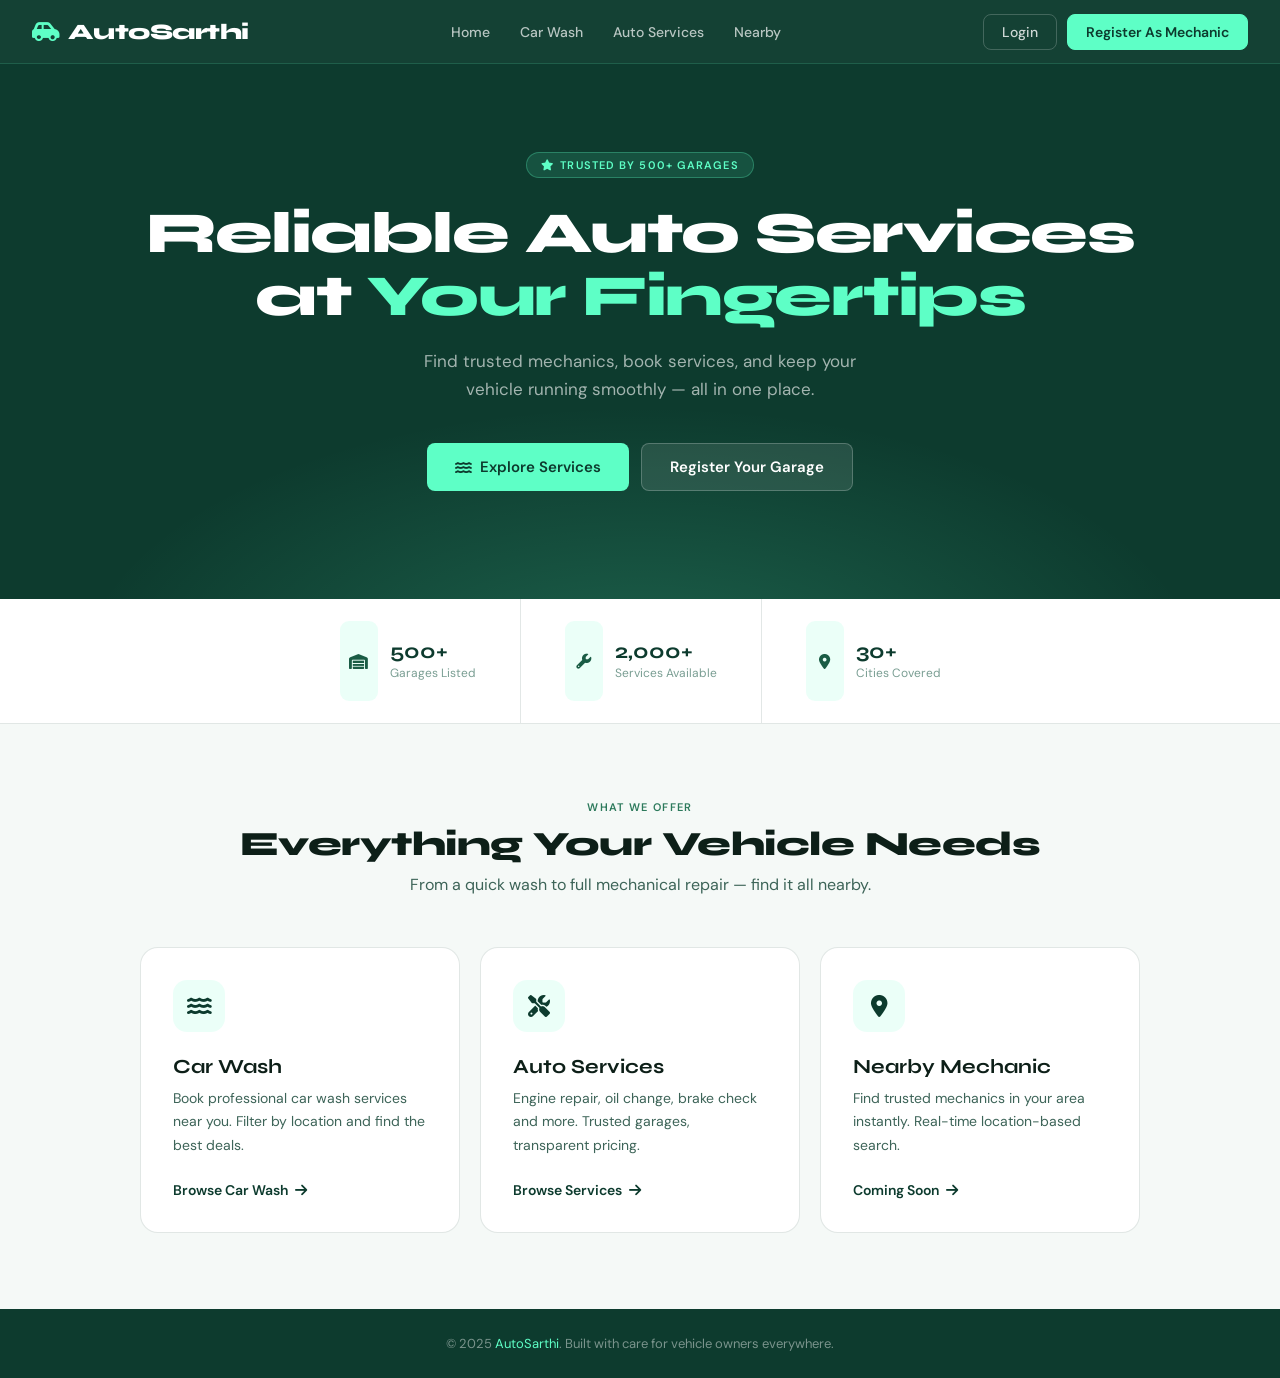
<file: index.html>
<!DOCTYPE html>
<html lang="en">
<head>
  <meta charset="UTF-8">
  <title>AutoSarthi - Home</title>
  <meta name="viewport" content="width=device-width, initial-scale=1.0">
  <link rel="stylesheet" href="https://cdnjs.cloudflare.com/ajax/libs/font-awesome/6.5.0/css/all.min.css">
  <link href="https://fonts.googleapis.com/css2?family=DM+Sans:wght@400;500;600&family=Syne:wght@700;800&display=swap" rel="stylesheet">
  <style>
    :root {
      --forest: #0d3b2e; --forest-mid: #1a5c45; --forest-light: #2d7a5c;
      --mint: #5effc6; --mint-soft: #a8f5d8; --mint-dim: rgba(94,255,198,0.12);
      --surface: #f5f9f7; --surface-2: #eaf3ef;
      --border: rgba(13,59,46,0.12); --border-strong: rgba(13,59,46,0.22);
      --text-primary: #0d1f18; --text-secondary: #3d6458; --text-muted: #7a9e93;
      --radius-sm: 8px; --radius-md: 12px; --radius-lg: 18px;
      --shadow-md: 0 8px 24px rgba(13,59,46,0.12);
      --shadow-lg: 0 20px 48px rgba(13,59,46,0.18);
      --font-display: 'Syne', sans-serif;
      --font-body: 'DM Sans', sans-serif;
      --ease: 0.22s cubic-bezier(0.4,0,0.2,1);
    }
    *, *::before, *::after { box-sizing: border-box; margin: 0; padding: 0; }
    body { font-family: var(--font-body); color: var(--text-primary); background: var(--surface); -webkit-font-smoothing: antialiased; }

    /* ── NAVBAR ── */
    .navbar {
      position: sticky; top: 0; z-index: 100;
      background: rgba(13,59,46,0.97);
      backdrop-filter: blur(14px);
      border-bottom: 1px solid rgba(94,255,198,0.15);
      display: flex; align-items: center; justify-content: space-between;
      padding: 0 2rem; height: 64px;
    }
    .logo {
      font-family: var(--font-display); font-size: 22px; font-weight: 800;
      color: #fff; letter-spacing: -0.5px;
      display: flex; align-items: center; gap: 8px; text-decoration: none;
    }
    .logo i { color: var(--mint); }
    .nav-links { display: flex; gap: 2px; }
    .nav-links a {
      color: rgba(255,255,255,0.7); text-decoration: none;
      font-size: 14px; font-weight: 500; padding: 7px 14px;
      border-radius: var(--radius-sm); transition: var(--ease);
    }
    .nav-links a:hover { color: #fff; background: rgba(255,255,255,0.08); }
    .nav-right { display: flex; align-items: center; gap: 10px; }
    .nav-btn {
      text-decoration: none; font-size: 14px; font-weight: 500;
      padding: 8px 18px; border-radius: var(--radius-sm);
      color: rgba(255,255,255,0.8); border: 1px solid rgba(255,255,255,0.2);
      transition: var(--ease);
    }
    .nav-btn:hover { background: rgba(255,255,255,0.1); color: #fff; }
    .nav-btn.register { background: var(--mint); color: var(--forest); border-color: var(--mint); font-weight: 600; }
    .nav-btn.register:hover { background: #4ae8b0; }

    /* profile dropdown */
    .profile-container { position: relative; }
    .profile-icon { font-size: 30px; color: var(--mint); cursor: pointer; transition: var(--ease); }
    .profile-icon:hover { color: var(--mint-soft); }
    .profile-menu {
      display: none; position: absolute; right: 0; top: calc(100% + 10px);
      background: #fff; border-radius: var(--radius-md);
      box-shadow: var(--shadow-lg); border: 1px solid var(--border);
      min-width: 180px; overflow: hidden;
    }
    .profile-menu.show { display: block; }
    .profile-menu a {
      display: block; padding: 11px 16px; font-size: 14px;
      color: var(--text-primary); text-decoration: none;
      border-bottom: 1px solid var(--border); transition: background var(--ease);
    }
    .profile-menu a:last-child { border-bottom: none; }
    .profile-menu a:first-child { font-weight: 600; color: var(--forest); background: var(--surface); }
    .profile-menu a:hover { background: var(--surface-2); }

    /* mobile */
    .menu-toggle { display: none; font-size: 22px; color: #fff; cursor: pointer; }
    .sidebar {
      display: none; position: fixed; top: 64px; right: 0; bottom: 0;
      width: 260px; background: var(--forest); padding: 20px; z-index: 99;
      transform: translateX(100%); transition: transform 0.3s ease;
      box-shadow: -4px 0 24px rgba(0,0,0,0.3);
    }
    .sidebar.active { transform: translateX(0); }
    .sidebar a {
      display: block; color: rgba(255,255,255,0.8); text-decoration: none;
      font-size: 15px; font-weight: 500; padding: 12px 8px;
      border-bottom: 1px solid rgba(255,255,255,0.08); transition: color var(--ease);
    }
    .sidebar a:hover { color: var(--mint); }
    .sidebar hr { border-color: rgba(255,255,255,0.15); margin: 8px 0; }

    /* ── HERO ── */
    .hero {
      background: var(--forest);
      padding: 88px 2rem 108px;
      text-align: center; position: relative; overflow: hidden;
    }
    .hero::before {
      content: ''; position: absolute; inset: 0;
      background: radial-gradient(ellipse 65% 75% at 50% 115%, rgba(94,255,198,0.2) 0%, transparent 68%);
      pointer-events: none;
    }
    .hero-eyebrow {
      display: inline-flex; align-items: center; gap: 6px;
      background: rgba(94,255,198,0.12); color: var(--mint);
      border: 1px solid rgba(94,255,198,0.28);
      font-size: 11px; font-weight: 600; letter-spacing: 0.1em; text-transform: uppercase;
      padding: 5px 14px; border-radius: 100px; margin-bottom: 24px; position: relative;
    }
    .hero h1 {
      font-family: var(--font-display);
      font-size: clamp(34px, 5.5vw, 58px); font-weight: 800;
      color: #fff; line-height: 1.08; letter-spacing: -1.5px;
      margin-bottom: 20px; position: relative;
    }
    .hero h1 em { color: var(--mint); font-style: normal; }
    .hero p {
      font-size: 17px; color: rgba(255,255,255,0.62);
      max-width: 480px; margin: 0 auto 40px; line-height: 1.65; position: relative;
    }
    .hero-actions { display: flex; gap: 12px; justify-content: center; flex-wrap: wrap; position: relative; }
    .hero-btn {
      display: inline-flex; align-items: center; gap: 8px;
      font-family: var(--font-body); font-size: 15px; font-weight: 600;
      padding: 13px 28px; border-radius: var(--radius-sm);
      border: none; cursor: pointer; text-decoration: none; transition: var(--ease);
    }
    .hero-btn-primary { background: var(--mint); color: var(--forest); }
    .hero-btn-primary:hover { background: #4ae8b0; transform: translateY(-2px); box-shadow: 0 10px 28px rgba(94,255,198,0.35); }
    .hero-btn-ghost { background: rgba(255,255,255,0.1); color: #fff; border: 1px solid rgba(255,255,255,0.22); }
    .hero-btn-ghost:hover { background: rgba(255,255,255,0.18); }

    /* ── STATS BAR ── */
    .stats-bar {
      background: #fff; border-bottom: 1px solid var(--border);
      display: flex; justify-content: center; flex-wrap: wrap;
    }
    .stat-item { display: flex; align-items: center; gap: 12px; padding: 22px 44px; border-right: 1px solid var(--border); }
    .stat-item:last-child { border-right: none; }
    .stat-icon { width: 38px; height: 80px; border-radius: 9px; background: var(--mint-dim); display: grid; place-items: center; flex-shrink: 0; }
    .stat-icon i { color: var(--forest-mid); font-size: 15px; }
    .stat-num { font-family: var(--font-display); font-size: 21px; font-weight: 700; color: var(--forest); line-height: 1; }
    .stat-label { font-size: 12px; color: var(--text-muted); margin-top: 3px; }

    /* ── FEATURES SECTION ── */
    .section { padding: 76px 2rem; background: var(--surface); }
    .section-header { text-align: center; margin-bottom: 52px; }
    .section-label { font-size: 11px; font-weight: 600; letter-spacing: 0.12em; text-transform: uppercase; color: var(--forest-light); margin-bottom: 10px; }
    .section-title { font-family: var(--font-display); font-size: 34px; font-weight: 800; color: var(--text-primary); letter-spacing: -0.5px; }
    .section-sub { font-size: 16px; color: var(--text-secondary); margin-top: 10px; }

    .features-grid {
      display: grid;
      grid-template-columns: repeat(auto-fit, minmax(270px, 1fr));
      gap: 20px; max-width: 1000px; margin: 0 auto;
    }
    .feature-card {
      background: #fff; border-radius: var(--radius-lg);
      border: 1px solid var(--border); padding: 32px;
      cursor: pointer; transition: var(--ease);
    }
    .feature-card:hover { transform: translateY(-6px); box-shadow: var(--shadow-md); border-color: var(--mint-soft); }
    .feature-icon {
      width: 52px; height: 52px; border-radius: 14px;
      background: var(--mint-dim); display: grid; place-items: center;
      margin-bottom: 22px; transition: var(--ease);
    }
    .feature-icon i { font-size: 22px; color: var(--forest); transition: var(--ease); }
    .feature-card:hover .feature-icon { background: var(--forest); }
    .feature-card:hover .feature-icon i { color: var(--mint); }
    .feature-card h3 { font-family: var(--font-display); font-size: 20px; font-weight: 700; margin-bottom: 8px; }
    .feature-card p { font-size: 14px; color: var(--text-secondary); line-height: 1.65; margin-bottom: 22px; }
    .feature-link {
      display: inline-flex; align-items: center; gap: 7px;
      font-size: 14px; font-weight: 600; color: var(--forest); text-decoration: none;
    }
    .feature-link i { transition: transform var(--ease); }
    .feature-card:hover .feature-link i { transform: translateX(4px); }

    /* ── FOOTER ── */
    footer { background: var(--forest); color: rgba(255,255,255,0.45); text-align: center; padding: 26px; font-size: 13px; }
    footer span { color: var(--mint); }

    /* ── RESPONSIVE ── */
    @media (max-width: 768px) {
      .navbar { padding: 0 1rem; }
      .nav-links, .nav-right { display: none; }
      .menu-toggle { display: block; }
      .sidebar { display: block; }
      .stat-item { padding: 18px 24px; }
    }
  </style>
</head>
<body>

<nav class="navbar">
  <a href="home.html" class="logo"><i class="fa-solid fa-car-side"></i> AutoSarthi</a>
  <div class="nav-links">
    <a href="home.html">Home</a>
    <a href="car-wash.html">Car Wash</a>
    <a href="auto-services.html">Auto Services</a>
    <a href="#">Nearby</a>
  </div>
  <div class="nav-right" id="navRight"></div>
  <div class="menu-toggle" onclick="toggleSidebar()"><i class="fa-solid fa-bars"></i></div>
</nav>
<div class="sidebar" id="sidebar"></div>

<section class="hero">
  <div class="hero-eyebrow"><i class="fa-solid fa-star"></i> Trusted by 500+ garages</div>
  <h1>Reliable Auto Services<br>at <em>Your Fingertips</em></h1>
  <p>Find trusted mechanics, book services, and keep your vehicle running smoothly — all in one place.</p>
  <div class="hero-actions">
    <a href="car-wash.html" class="hero-btn hero-btn-primary"><i class="fa-solid fa-water"></i> Explore Services</a>
    <a href="register.html" class="hero-btn hero-btn-ghost">Register Your Garage</a>
  </div>
</section>

<div class="stats-bar">
  <div class="stat-item">
    <div class="stat-icon"><i class="fa-solid fa-warehouse"></i></div>
    <div><div class="stat-num">500+</div><div class="stat-label">Garages Listed</div></div>
  </div>
  <div class="stat-item">
    <div class="stat-icon"><i class="fa-solid fa-wrench"></i></div>
    <div><div class="stat-num">2,000+</div><div class="stat-label">Services Available</div></div>
  </div>
  <div class="stat-item">
    <div class="stat-icon"><i class="fa-solid fa-location-dot"></i></div>
    <div><div class="stat-num">30+</div><div class="stat-label">Cities Covered</div></div>
  </div>
</div>

<section class="section">
  <div class="section-header">
    <div class="section-label">What we offer</div>
    <div class="section-title">Everything Your Vehicle Needs</div>
    <div class="section-sub">From a quick wash to full mechanical repair — find it all nearby.</div>
  </div>
  <div class="features-grid">
    <div class="feature-card" onclick="window.location.href='car-wash.html'">
      <div class="feature-icon"><i class="fa-solid fa-water"></i></div>
      <h3>Car Wash</h3>
      <p>Book professional car wash services near you. Filter by location and find the best deals.</p>
      <a href="car-wash.html" class="feature-link">Browse Car Wash <i class="fa-solid fa-arrow-right"></i></a>
    </div>
    <div class="feature-card" onclick="window.location.href='auto-services.html'">
      <div class="feature-icon"><i class="fa-solid fa-screwdriver-wrench"></i></div>
      <h3>Auto Services</h3>
      <p>Engine repair, oil change, brake check and more. Trusted garages, transparent pricing.</p>
      <a href="auto-services.html" class="feature-link">Browse Services <i class="fa-solid fa-arrow-right"></i></a>
    </div>
    <div class="feature-card">
      <div class="feature-icon"><i class="fa-solid fa-location-dot"></i></div>
      <h3>Nearby Mechanic</h3>
      <p>Find trusted mechanics in your area instantly. Real-time location-based search.</p>
      <a href="#" class="feature-link">Coming Soon <i class="fa-solid fa-arrow-right"></i></a>
    </div>
  </div>
</section>

<footer>&copy; 2025 <span>AutoSarthi</span>. Built with care for vehicle owners everywhere.</footer>

<script>
const token = localStorage.getItem("token");
const navRight = document.getElementById("navRight");
const sidebar = document.getElementById("sidebar");

if (token) {
  fetch("https://autosarathi-api.onrender.com/api/mechanics/profile", {
    headers: { "Authorization": "Bearer " + token }
  })
  .then(data => {
    navRight.innerHTML = `
      <div class="profile-container">
        <i class="fa-solid fa-user-circle profile-icon" onclick="toggleProfileMenu()"></i>
        <div class="profile-menu" id="profileMenu">
          <a href="#">${data.ownerName}</a>
          <a href="Profile.html">My Profile</a>
          <a href="#" onclick="logout()">Logout</a>
        </div>
      </div>`;
    sidebar.innerHTML = `
      <a href="home.html">Home</a>
      <a href="car-wash.html">Car Wash</a>
      <a href="auto-services.html">Auto Services</a>
      <a href="#">Nearby Mechanic</a>
      <hr>
      <a href="Profile.html"><i class="fa-solid fa-user"></i> ${data.ownerName}</a>
      <a href="#" onclick="logout()">Logout</a>`;
  })
  .catch(() => { localStorage.removeItem("token"); window.location.href = "login.html"; });
} else {
  navRight.innerHTML = `
    <a href="login.html" class="nav-btn">Login</a>
    <a href="register.html" class="nav-btn register">Register As Mechanic</a>`;
  sidebar.innerHTML = `
    <a href="home.html">Home</a>
    <a href="car-wash.html">Car Wash</a>
    <a href="auto-services.html">Auto Services</a>
    <a href="#">Nearby</a>
    <a href="login.html">Login</a>
    <a href="register.html">Register As Mechanic</a>`;
}

function logout() { localStorage.removeItem("token"); window.location.href = "home.html"; }
function toggleSidebar() { document.getElementById("sidebar").classList.toggle("active"); }
function toggleProfileMenu() { document.getElementById("profileMenu").classList.toggle("show"); }
</script>
</body>
</html>
</file>
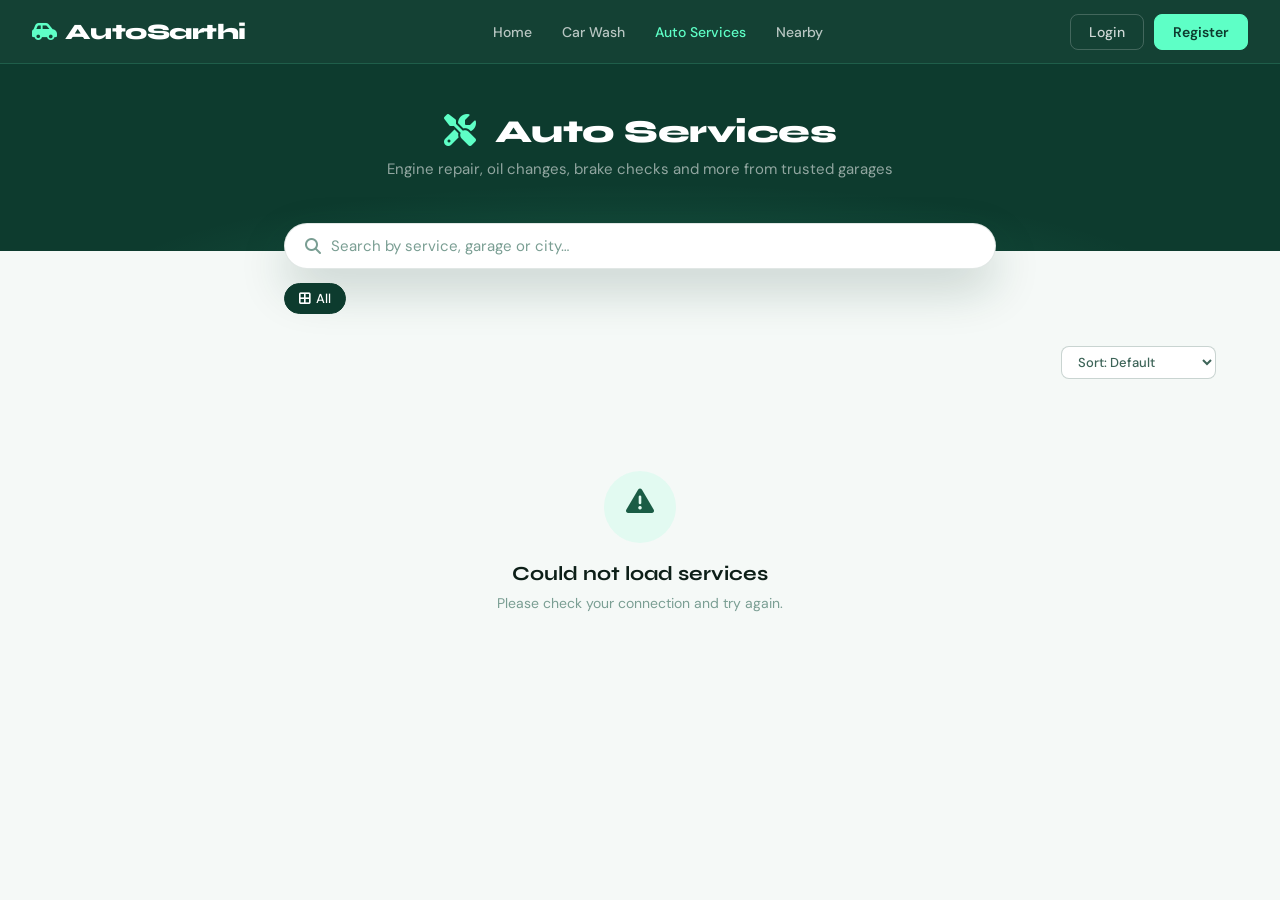
<file: auto-services.html>
<!DOCTYPE html>
<html lang="en">
<head>
  <meta charset="UTF-8">
  <title>Auto Services - AutoSarthi</title>
  <meta name="viewport" content="width=device-width, initial-scale=1.0">
  <link rel="stylesheet" href="autosarthi.css">  
  <link rel="stylesheet" href="https://cdnjs.cloudflare.com/ajax/libs/font-awesome/6.5.0/css/all.min.css">
  <link href="https://fonts.googleapis.com/css2?family=DM+Sans:wght@400;500;600&family=Syne:wght@700;800&display=swap" rel="stylesheet">
  <style>
    :root {
      --forest: #0d3b2e; --forest-mid: #1a5c45; --forest-light: #2d7a5c;
      --mint: #5effc6; --mint-soft: #a8f5d8; --mint-dim: rgba(94,255,198,0.12);
      --surface: #f5f9f7; --surface-2: #eaf3ef;
      --border: rgba(13,59,46,0.12); --border-strong: rgba(13,59,46,0.22);
      --text-primary: #0d1f18; --text-secondary: #3d6458; --text-muted: #7a9e93;
      --radius-sm: 8px; --radius-md: 12px; --radius-lg: 18px; --radius-xl: 28px;
      --shadow-md: 0 8px 24px rgba(13,59,46,0.12);
      --shadow-lg: 0 20px 48px rgba(13,59,46,0.2);
      --font-display: 'Syne', sans-serif; --font-body: 'DM Sans', sans-serif;
      --ease: 0.22s cubic-bezier(0.4,0,0.2,1);
    }
    *, *::before, *::after { box-sizing: border-box; margin: 0; padding: 0; }
    body { font-family: var(--font-body); color: var(--text-primary); background: var(--surface); -webkit-font-smoothing: antialiased; }

    /* NAVBAR */
    .navbar { position: sticky; top: 0; z-index: 100; background: rgba(13,59,46,0.97); backdrop-filter: blur(14px); border-bottom: 1px solid rgba(94,255,198,0.15); display: flex; align-items: center; justify-content: space-between; padding: 0 2rem; height: 64px; }
    .logo { font-family: var(--font-display); font-size: 22px; font-weight: 800; color: #fff; letter-spacing: -0.5px; display: flex; align-items: center; gap: 8px; text-decoration: none; }
    .logo i { color: var(--mint); }
    .nav-links { display: flex; gap: 2px; }
    .nav-links a { color: rgba(255,255,255,0.7); text-decoration: none; font-size: 14px; font-weight: 500; padding: 7px 14px; border-radius: var(--radius-sm); transition: var(--ease); }
    .nav-links a:hover { color: #fff; background: rgba(255,255,255,0.08); }
    .nav-links a.active { color: var(--mint); }
    .nav-right { display: flex; align-items: center; gap: 10px; }
    .nav-btn { text-decoration: none; font-size: 14px; font-weight: 500; padding: 8px 18px; border-radius: var(--radius-sm); color: rgba(255,255,255,0.8); border: 1px solid rgba(255,255,255,0.2); transition: var(--ease); }
    .nav-btn:hover { background: rgba(255,255,255,0.1); color: #fff; }
    .nav-btn.register { background: var(--mint); color: var(--forest); border-color: var(--mint); font-weight: 600; }
    .nav-btn.register:hover { background: #4ae8b0; }
    .profile-container { position: relative; }
    .profile-icon { font-size: 30px; color: var(--mint); cursor: pointer; }
    .profile-menu { display: none; position: absolute; right: 0; top: calc(100% + 10px); background: #fff; border-radius: var(--radius-md); box-shadow: var(--shadow-lg); border: 1px solid var(--border); min-width: 180px; overflow: hidden; }
    .profile-menu.show { display: block; }
    .profile-menu a { display: block; padding: 11px 16px; font-size: 14px; color: var(--text-primary); text-decoration: none; border-bottom: 1px solid var(--border); transition: background var(--ease); }
    .profile-menu a:last-child { border-bottom: none; }
    .profile-menu a:first-child { font-weight: 600; color: var(--forest); background: var(--surface); }
    .profile-menu a:hover { background: var(--surface-2); }
    .menu-toggle { display: none; font-size: 22px; color: #fff; cursor: pointer; }
    .sidebar { display: none; position: fixed; top: 64px; right: 0; bottom: 0; width: 260px; background: var(--forest); padding: 20px; z-index: 99; transform: translateX(100%); transition: transform 0.3s ease; box-shadow: -4px 0 24px rgba(0,0,0,0.3); }
    .sidebar.active { transform: translateX(0); }
    .sidebar a { display: block; color: rgba(255,255,255,0.8); text-decoration: none; font-size: 15px; font-weight: 500; padding: 12px 8px; border-bottom: 1px solid rgba(255,255,255,0.08); }
    .sidebar a:hover { color: var(--mint); }

    /* PAGE HEADER */
    .page-header { background: var(--forest); padding: 48px 2rem 72px; text-align: center; position: relative; overflow: hidden; }
    .page-header::before { content: ''; position: absolute; inset: 0; background: radial-gradient(ellipse 60% 80% at 50% 120%, rgba(94,255,198,0.15) 0%, transparent 70%); pointer-events: none; }
    .page-header h1 { font-family: var(--font-display); font-size: 32px; font-weight: 800; color: #fff; letter-spacing: -0.5px; position: relative; }
    .page-header h1 i { color: var(--mint); margin-right: 10px; }
    .page-header p { color: rgba(255,255,255,0.55); font-size: 15px; margin-top: 8px; position: relative; }

    /* SEARCH + FILTERS */
    .search-section { max-width: 760px; margin: -28px auto 0; padding: 0 1.5rem; position: relative; z-index: 10; }
    .search-box { display: flex; align-items: center; gap: 10px; background: #fff; border-radius: var(--radius-xl); padding: 12px 20px; box-shadow: var(--shadow-lg); border: 1.5px solid var(--border); transition: border-color var(--ease), box-shadow var(--ease); }
    .search-box:focus-within { border-color: var(--forest-light); box-shadow: 0 0 0 4px rgba(45,122,92,0.1), var(--shadow-lg); }
    .search-icon { color: var(--text-muted); font-size: 16px; flex-shrink: 0; }
    .search-box input { flex: 1; border: none; outline: none; font-family: var(--font-body); font-size: 15px; color: var(--text-primary); background: transparent; }
    .search-box input::placeholder { color: var(--text-muted); }
    .search-clear { background: var(--surface-2); border: none; border-radius: 50%; width: 26px; height: 26px; display: none; align-items: center; justify-content: center; cursor: pointer; color: var(--text-muted); font-size: 12px; flex-shrink: 0; transition: var(--ease); }
    .search-clear:hover { background: var(--border-strong); }
    .search-clear.visible { display: flex; }
    .filter-row { display: flex; gap: 8px; margin-top: 14px; flex-wrap: wrap; }
    .filter-chip { display: inline-flex; align-items: center; gap: 6px; padding: 6px 14px; border-radius: 100px; font-size: 13px; font-weight: 500; cursor: pointer; border: 1.5px solid var(--border-strong); background: #fff; color: var(--text-secondary); transition: var(--ease); font-family: var(--font-body); }
    .filter-chip:hover { border-color: var(--forest-light); color: var(--forest); }
    .filter-chip.active { background: var(--forest); color: #fff; border-color: var(--forest); }

    /* RESULTS META */
    .results-meta { max-width: 1200px; margin: 32px auto 0; padding: 0 1.5rem; display: flex; align-items: center; justify-content: space-between; flex-wrap: wrap; gap: 8px; }
    .results-count { font-size: 13px; color: var(--text-muted); }
    .results-count strong { color: var(--text-primary); font-weight: 600; }
    .sort-select { font-family: var(--font-body); font-size: 13px; font-weight: 500; color: var(--text-secondary); background: #fff; border: 1.5px solid var(--border-strong); border-radius: var(--radius-sm); padding: 6px 12px; outline: none; cursor: pointer; }

    /* SERVICE GRID */
    .service-grid { display: grid; grid-template-columns: repeat(auto-fill, minmax(300px, 1fr)); gap: 20px; max-width: 1200px; margin: 20px auto 48px; padding: 0 1.5rem; }
    .service-card { background: #fff; border-radius: var(--radius-lg); border: 1px solid var(--border); overflow: hidden; transition: transform var(--ease), box-shadow var(--ease); }
    .service-card:hover { transform: translateY(-5px); box-shadow: var(--shadow-md); }
    .service-card-header { background: var(--surface); padding: 14px 20px; border-bottom: 1px solid var(--border); display: flex; align-items: center; justify-content: space-between; }
    .garage-name { font-family: var(--font-display); font-size: 15px; font-weight: 700; color: var(--forest); display: flex; align-items: center; gap: 8px; }
    .garage-name i { color: var(--forest-light); font-size: 13px; }
    .badge { display: inline-flex; align-items: center; gap: 4px; font-size: 11px; font-weight: 600; padding: 3px 9px; border-radius: 100px; }
    .badge-auto { background: #fff7ed; color: #c2410c; }
    .service-card-body { padding: 16px 20px; }
    .service-location { font-size: 13px; color: var(--text-muted); margin-bottom: 6px; display: flex; align-items: center; gap: 5px; }
    .service-title { font-size: 15px; font-weight: 600; color: var(--text-primary); margin-bottom: 6px; }
    .service-desc { font-size: 13px; color: var(--text-secondary); line-height: 1.55; margin-bottom: 14px; }
    .service-price { font-family: var(--font-display); font-size: 22px; font-weight: 700; color: var(--forest); }
    .service-price span { font-size: 13px; font-weight: 400; font-family: var(--font-body); color: var(--text-muted); }
    .service-card-footer { padding: 12px 20px; border-top: 1px solid var(--border); }
    .btn-book { width: 100%; display: flex; align-items: center; justify-content: center; gap: 8px; background: var(--forest); color: #fff; border: none; border-radius: var(--radius-sm); padding: 11px; font-family: var(--font-body); font-size: 14px; font-weight: 600; cursor: pointer; transition: var(--ease); }
    .btn-book:hover { background: var(--forest-mid); transform: translateY(-1px); box-shadow: var(--shadow-md); }

    /* EMPTY STATE */
    .empty-state { grid-column: 1/-1; text-align: center; padding: 72px 24px; }
    .empty-icon { width: 72px; height: 72px; border-radius: 50%; background: var(--mint-dim); display: grid; place-items: center; margin: 0 auto 18px; }
    .empty-icon i { font-size: 28px; color: var(--forest-mid); }
    .empty-state h3 { font-family: var(--font-display); font-size: 20px; font-weight: 700; margin-bottom: 8px; }
    .empty-state p { font-size: 14px; color: var(--text-muted); }
    .try-clear { display: inline-flex; align-items: center; gap: 6px; margin-top: 16px; font-size: 13px; font-weight: 600; color: var(--forest); cursor: pointer; background: none; border: 1.5px solid var(--border-strong); padding: 7px 16px; border-radius: var(--radius-sm); font-family: var(--font-body); transition: var(--ease); }
    .try-clear:hover { background: var(--surface-2); }
    mark { background: rgba(94,255,198,0.35); color: inherit; border-radius: 2px; padding: 0 1px; }

    /* ── BOOKING MODAL ── */
    .modal-overlay { display: none; position: fixed; inset: 0; background: rgba(0,0,0,0.55); backdrop-filter: blur(4px); z-index: 200; align-items: center; justify-content: center; padding: 20px; }
    .modal-overlay.open { display: flex; }
    .modal { background: #fff; border-radius: var(--radius-xl); width: 100%; max-width: 460px; overflow: hidden; box-shadow: 0 32px 80px rgba(0,0,0,0.3); animation: slideUp 0.28s cubic-bezier(0.34,1.56,0.64,1); }
    @keyframes slideUp { from { opacity: 0; transform: translateY(24px) scale(0.97); } to { opacity: 1; transform: translateY(0) scale(1); } }
    .modal-header { background: var(--forest); padding: 22px 24px; display: flex; align-items: flex-start; justify-content: space-between; }
    .modal-header-info h3 { font-family: var(--font-display); font-size: 18px; font-weight: 800; color: #fff; }
    .modal-header-info p { font-size: 13px; color: rgba(255,255,255,0.6); margin-top: 3px; }
    .modal-close { background: rgba(255,255,255,0.1); border: none; color: #fff; width: 30px; height: 30px; border-radius: 50%; cursor: pointer; font-size: 14px; display: grid; place-items: center; transition: var(--ease); }
    .modal-close:hover { background: rgba(255,255,255,0.2); }
    .modal-body { padding: 24px; }
    .form-group { margin-bottom: 16px; }
    .form-group label { display: block; font-size: 13px; font-weight: 500; color: var(--text-secondary); margin-bottom: 6px; }
    .form-control { width: 100%; padding: 11px 14px; font-family: var(--font-body); font-size: 14px; border: 1.5px solid var(--border-strong); border-radius: var(--radius-sm); background: #fff; color: var(--text-primary); outline: none; transition: border-color var(--ease), box-shadow var(--ease); }
    .form-control:focus { border-color: var(--forest-light); box-shadow: 0 0 0 3px rgba(45,122,92,0.12); }
    .form-row { display: grid; grid-template-columns: 1fr 1fr; gap: 12px; }
    .modal-footer { padding: 0 24px 24px; display: flex; gap: 10px; }
    .btn { display: inline-flex; align-items: center; justify-content: center; gap: 7px; font-family: var(--font-body); font-size: 14px; font-weight: 600; padding: 11px 20px; border-radius: var(--radius-sm); border: none; cursor: pointer; transition: var(--ease); }
    .btn-primary { background: var(--forest); color: #fff; flex: 1; }
    .btn-primary:hover { background: var(--forest-mid); }
    .btn-primary:disabled { opacity: 0.6; cursor: not-allowed; }
    .btn-ghost { background: var(--surface-2); color: var(--text-secondary); border: 1px solid var(--border-strong); }
    .btn-ghost:hover { background: var(--surface); }
    .alert { padding: 12px 14px; border-radius: var(--radius-sm); font-size: 13px; font-weight: 500; margin-bottom: 16px; display: flex; align-items: center; gap: 8px; }
    .alert-success { background: #f0fdf4; color: #166534; border: 1px solid #bbf7d0; }
    .alert-error { background: #fef2f2; color: #991b1b; border: 1px solid #fecaca; }

    /* ── SUCCESS MODAL ── */
    .success-modal {
      background: #fff;
      border-radius: var(--radius-xl);
      width: 100%; max-width: 420px;
      overflow: hidden;
      box-shadow: 0 32px 80px rgba(0,0,0,0.3);
      animation: slideUp 0.32s cubic-bezier(0.34,1.56,0.64,1);
    }
    .success-modal-top {
      background: var(--forest);
      padding: 40px 32px 36px;
      text-align: center;
      position: relative;
      overflow: hidden;
    }
    .success-modal-top::before {
      content: '';
      position: absolute; inset: 0;
      background: radial-gradient(ellipse 70% 60% at 50% 110%, rgba(94,255,198,0.22) 0%, transparent 65%);
      pointer-events: none;
    }
    .success-icon-ring {
      width: 72px; height: 72px;
      border-radius: 50%;
      background: var(--mint-dim);
      border: 2.5px solid rgba(94,255,198,0.45);
      display: grid; place-items: center;
      margin: 0 auto 20px;
      position: relative;
      box-shadow: 0 0 0 10px rgba(94,255,198,0.08);
    }
    .success-icon-ring i {
      font-size: 28px;
      color: var(--mint);
    }
    .success-modal-top h2 {
      font-family: var(--font-display);
      font-size: 22px; font-weight: 800;
      color: #fff;
      letter-spacing: -0.4px;
      line-height: 1.25;
      position: relative;
    }
    .success-modal-body {
      padding: 28px 32px 32px;
      text-align: center;
    }
    .success-email-line {
      font-size: 14px;
      color: var(--text-secondary);
      line-height: 1.7;
      margin-bottom: 6px;
    }
    .success-email-line .email-pill {
      display: inline-flex; align-items: center; gap: 5px;
      background: var(--mint-dim);
      color: var(--forest-mid);
      border: 1px solid rgba(94,255,198,0.35);
      border-radius: 100px;
      padding: 3px 11px;
      font-size: 13px; font-weight: 600;
      font-family: var(--font-body);
      margin-top: 8px;
    }
    .success-divider {
      height: 1px; background: var(--border);
      margin: 22px 0;
    }
    .success-hint {
      font-size: 12px; color: var(--text-muted);
      display: flex; align-items: center; justify-content: center; gap: 6px;
      margin-bottom: 24px;
    }
    .success-hint i { color: var(--forest-light); }
    .btn-success-close {
      width: 100%;
      padding: 13px;
      background: var(--forest);
      color: #fff;
      border: none; border-radius: var(--radius-sm);
      font-family: var(--font-body);
      font-size: 14px; font-weight: 600;
      cursor: pointer;
      display: flex; align-items: center; justify-content: center; gap: 8px;
      transition: background var(--ease), transform var(--ease), box-shadow var(--ease);
    }
    .btn-success-close:hover {
      background: var(--forest-mid);
      transform: translateY(-2px);
      box-shadow: 0 8px 24px rgba(13,59,46,0.25);
    }
    .btn-success-close:active { transform: translateY(0); }

    @media(max-width: 768px) {
      .navbar { padding: 0 1rem; }
      .nav-links, .nav-right { display: none; }
      .menu-toggle { display: block; }
      .sidebar { display: block; }
      .service-grid { grid-template-columns: 1fr; }
      .form-row { grid-template-columns: 1fr; }
    }
  </style>
</head>
<body>

<nav class="navbar">
  <a href="home.html" class="logo"><i class="fa-solid fa-car-side"></i> AutoSarthi</a>
  <div class="nav-links">
    <a href="home.html">Home</a>
    <a href="car-wash.html">Car Wash</a>
    <a href="auto-services.html" class="active">Auto Services</a>
    <a href="#">Nearby</a>
  </div>
  <div class="nav-right" id="navRight">
    <a href="login.html" class="nav-btn">Login</a>
    <a href="register.html" class="nav-btn register">Register</a>
  </div>
  <div class="menu-toggle" onclick="toggleSidebar()"><i class="fa-solid fa-bars"></i></div>
</nav>
<div class="sidebar" id="sidebar">
  <a href="home.html">Home</a>
  <a href="car-wash.html">Car Wash</a>
  <a href="auto-services.html">Auto Services</a>
  <a href="login.html">Login</a>
  <a href="register.html">Register</a>
</div>

<!-- PAGE HEADER -->
<div class="page-header">
  <h1><i class="fa-solid fa-screwdriver-wrench"></i> Auto Services</h1>
  <p>Engine repair, oil changes, brake checks and more from trusted garages</p>
</div>

<!-- SEARCH + FILTERS -->
<div class="search-section">
  <div class="search-box">
    <i class="fa-solid fa-magnifying-glass search-icon"></i>
    <input type="text" id="searchInput" placeholder="Search by service, garage or city…" autocomplete="off">
    <button class="search-clear" id="clearBtn" onclick="clearSearch()"><i class="fa-solid fa-xmark"></i></button>
  </div>
  <div class="filter-row" id="filterRow">
    <button class="filter-chip active" data-filter="all" onclick="setFilter('all', this)">
      <i class="fa-solid fa-border-all"></i> All
    </button>
  </div>
</div>

<!-- RESULTS META -->
<div class="results-meta">
  <div class="results-count" id="resultsCount"></div>
  <select class="sort-select" id="sortSelect" onchange="applyFilters()">
    <option value="default">Sort: Default</option>
    <option value="price-asc">Price: Low to High</option>
    <option value="price-desc">Price: High to Low</option>
    <option value="name-asc">Name: A → Z</option>
  </select>
</div>

<!-- CARDS -->
<div id="serviceContainer" class="service-grid"></div>

<!-- ── BOOKING MODAL ── -->
<div class="modal-overlay" id="bookingModal">
  <div class="modal">
    <div class="modal-header">
      <div class="modal-header-info">
        <h3 id="modalServiceName">Book Service</h3>
        <p id="modalGarageName"></p>
      </div>
      <button class="modal-close" onclick="closeBookingModal()"><i class="fa-solid fa-xmark"></i></button>
    </div>
    <div class="modal-body">
      <div id="bookingAlert"></div>
      <div class="form-row">
        <div class="form-group">
          <label>Your Name</label>
          <input type="text" id="customerName" class="form-control" placeholder="Full name">
        </div>
        <div class="form-group">
          <label>Phone Number</label>
          <input type="text" id="customerPhone" class="form-control" placeholder="10-digit number">
        </div>
      </div>
      <div class="form-group">
        <label>Email Address</label>
        <input type="email" id="customerEmail" class="form-control" placeholder="you@example.com">
      </div>
      <div class="form-group">
        <label>Address / Location</label>
        <input type="text" id="customerAddress" class="form-control" placeholder="Your address for service">
      </div>
      <div class="form-group">
        <label>Preferred Time Slot</label>
        <input type="datetime-local" id="timeSlot" class="form-control">
      </div>
    </div>
    <div class="modal-footer">
      <button class="btn btn-ghost" onclick="closeBookingModal()">Cancel</button>
      <button class="btn btn-primary" id="confirmBookBtn" onclick="confirmBooking()">
        <i class="fa-solid fa-calendar-check"></i> Confirm Booking
      </button>
    </div>
  </div>
</div>

<!-- ── SUCCESS MODAL ── -->
<div class="modal-overlay" id="successModal">
  <div class="success-modal">
    <div class="success-modal-top">
      <div class="success-icon-ring">
        <i class="fa-solid fa-envelope-circle-check"></i>
      </div>
      <h2>Thank you for<br>booking a service</h2>
    </div>
    <div class="success-modal-body">
      <div class="success-email-line">
        We have sent you an email on
        <br>
        <span class="email-pill">
          <i class="fa-solid fa-envelope"></i>
          <span id="successEmailDisplay">—</span>
        </span>
      </div>
      <div class="success-email-line" style="margin-top:10px; font-size:13px;">
        to track your request.
      </div>
      <div class="success-divider"></div>
      <div class="success-hint">
        <i class="fa-solid fa-circle-info"></i>
        The mechanic will review and confirm your booking shortly.
      </div>
      <button class="btn-success-close" onclick="closeSuccessModal()">
        <i class="fa-solid fa-check"></i> Done
      </button>
    </div>
  </div>
</div>

<script>
let allServices = [];
let activeFilter = 'all';
let selectedServiceId = null;
let currentBookingId = null;

// ── NAVBAR AUTH ──
const token = localStorage.getItem("token");
const navRight = document.getElementById("navRight");
if (token) {
  fetch("https://autosarathi-api.onrender.com/api/mechanics/profile", { headers: { "Authorization": "Bearer " + token } })
    .then(r => r.json())
    .then(data => {
      navRight.innerHTML = `
        <div class="profile-container">
          <i class="fa-solid fa-user-circle profile-icon" onclick="document.getElementById('profileMenuNav').classList.toggle('show')"></i>
          <div class="profile-menu" id="profileMenuNav">
            <a href="#">${data.ownerName}</a>
            <a href="Profile.html">My Profile</a>
            <a href="#" onclick="logout()">Logout</a>
          </div>
        </div>`;
    });
}
function logout() { localStorage.removeItem("token"); window.location.href = "home.html"; }

// ── FILTER / SEARCH ──
function highlight(text, query) {
  if (!query) return text;
  const esc = query.replace(/[.*+?^${}()|[\]\\]/g, '\\$&');
  return text.replace(new RegExp(`(${esc})`, 'gi'), '<mark>$1</mark>');
}

function matchesFilter(service) {
  if (activeFilter === 'all') return true;
  return service.serviceName.toLowerCase().includes(activeFilter.toLowerCase());
}

function matchesSearch(service, q) {
  if (!q) return true;
  const ql = q.toLowerCase();
  return service.serviceName.toLowerCase().includes(ql) ||
    service.description.toLowerCase().includes(ql) ||
    service.garageName.toLowerCase().includes(ql) ||
    (service.city && service.city.toLowerCase().includes(ql));
}

function sortServices(list) {
  const val = document.getElementById("sortSelect").value;
  const s = [...list];
  if (val === 'price-asc') return s.sort((a, b) => a.price - b.price);
  if (val === 'price-desc') return s.sort((a, b) => b.price - a.price);
  if (val === 'name-asc') return s.sort((a, b) => a.serviceName.localeCompare(b.serviceName));
  return s;
}

function applyFilters() {
  const query = document.getElementById("searchInput").value.trim();
  document.getElementById("clearBtn").classList.toggle("visible", query.length > 0);
  let filtered = allServices.filter(s => matchesFilter(s) && matchesSearch(s, query));
  filtered = sortServices(filtered);
  renderCards(filtered, query);
}

function renderCards(data, query) {
  const container = document.getElementById("serviceContainer");
  const countEl = document.getElementById("resultsCount");
  container.innerHTML = "";
  if (!data.length) {
    const msg = query ? `No results for "<strong>${query}</strong>"` : `No services found in this category`;
    container.innerHTML = `<div class="empty-state"><div class="empty-icon"><i class="fa-solid fa-screwdriver-wrench"></i></div><h3>Nothing found</h3><p>${msg}</p><button class="try-clear" onclick="clearSearch()"><i class="fa-solid fa-rotate-left"></i> Clear search</button></div>`;
    countEl.innerHTML = "";
    return;
  }
  countEl.innerHTML = `Showing <strong>${data.length}</strong> of <strong>${allServices.length}</strong> services`;
  data.forEach(service => {
    const city = service.city ? `<div class="service-location"><i class="fa-solid fa-location-dot"></i>${highlight(service.city, query)}</div>` : '';
    container.innerHTML += `
      <div class="service-card">
        <div class="service-card-header">
          <div class="garage-name"><i class="fa-solid fa-warehouse"></i>${highlight(service.garageName, query)}</div>
          <span class="badge badge-auto"><i class="fa-solid fa-wrench"></i> Auto</span>
        </div>
        <div class="service-card-body">
          ${city}
          <div class="service-title">${highlight(service.serviceName, query)}</div>
          <div class="service-desc">${highlight(service.description, query)}</div>
          <div class="service-price">₹${service.price} <span>onwards</span></div>
        </div>
        <div class="service-card-footer">
          <button class="btn-book" onclick="openBookingModal(${service.id}, '${service.serviceName.replace(/'/g,"\\'")}', '${service.garageName.replace(/'/g,"\\'")}')">
            <i class="fa-solid fa-calendar-check"></i> Book Service
          </button>
        </div>
      </div>`;
  });
}

function buildFilters(data) {
  const seen = new Set();
  const row = document.getElementById("filterRow");
  data.forEach(service => {
    const name = service.serviceName;
    if (!seen.has(name)) {
      seen.add(name);
      const btn = document.createElement("button");
      btn.className = "filter-chip";
      btn.dataset.filter = name;
      btn.innerHTML = `<i class="fa-solid fa-wrench"></i> ${name}`;
      btn.onclick = function() { setFilter(name, this); };
      row.appendChild(btn);
    }
  });
}

function setFilter(filter, el) {
  activeFilter = filter;
  document.querySelectorAll('.filter-chip').forEach(c => c.classList.remove('active'));
  el.classList.add('active');
  applyFilters();
}

function clearSearch() {
  document.getElementById("searchInput").value = "";
  document.getElementById("clearBtn").classList.remove("visible");
  applyFilters();
}

// ── BOOKING MODAL ──
function openBookingModal(serviceId, serviceName, garageName) {
  selectedServiceId = serviceId;
  document.getElementById("modalServiceName").textContent = serviceName;
  document.getElementById("modalGarageName").textContent = garageName;
  document.getElementById("bookingAlert").innerHTML = "";
  document.getElementById("customerName").value = "";
  document.getElementById("customerPhone").value = "";
  document.getElementById("customerEmail").value = "";
  document.getElementById("customerAddress").value = "";
  document.getElementById("timeSlot").value = "";
  document.getElementById("bookingModal").classList.add("open");
}

function closeBookingModal() {
  document.getElementById("bookingModal").classList.remove("open");
}

function confirmBooking() {
  const name = document.getElementById("customerName").value.trim();
  const phone = document.getElementById("customerPhone").value.trim();
  const email = document.getElementById("customerEmail").value.trim();
  const address = document.getElementById("customerAddress").value.trim();
  const timeSlot = document.getElementById("timeSlot").value;
  const alertEl = document.getElementById("bookingAlert");

  if (!name || !phone || !email || !address || !timeSlot) {
    alertEl.innerHTML = `<div class="alert alert-error"><i class="fa-solid fa-circle-exclamation"></i> Please fill all fields.</div>`;
    return;
  }

  const btn = document.getElementById("confirmBookBtn");
  btn.disabled = true;
  btn.innerHTML = '<i class="fa-solid fa-spinner fa-spin"></i> Booking...';

  const bookingData = {
    customerPhone: phone,
    customerEmail: email,
    address: address,
    timeSlot: timeSlot,
    customerName: name,
    status: "PENDING"
  };

  fetch(`https://autosarathi-api.onrender.com/api/bookings/${selectedServiceId}`, {
    method: "POST",
    headers: { "Content-Type": "application/json" },
    body: JSON.stringify(bookingData)
  })
  .then(r => { if (!r.ok) throw new Error(); return r.json(); })
  .then(data => {
    currentBookingId = data.id;
    closeBookingModal();
    // Reset confirm button for next use
    btn.disabled = false;
    btn.innerHTML = '<i class="fa-solid fa-calendar-check"></i> Confirm Booking';
    showSuccessModal(email);
  })
  .catch(() => {
    alertEl.innerHTML = `<div class="alert alert-error"><i class="fa-solid fa-circle-exclamation"></i> Booking failed. Please try again.</div>`;
    btn.disabled = false;
    btn.innerHTML = '<i class="fa-solid fa-calendar-check"></i> Confirm Booking';
  });
}

// ── SUCCESS MODAL ──
function showSuccessModal(email) {
  document.getElementById("successEmailDisplay").textContent = email;
  document.getElementById("successModal").classList.add("open");
}

function closeSuccessModal() {
  document.getElementById("successModal").classList.remove("open");
}

// ── FETCH SERVICES ──
fetch("https://autosarathi-api.onrender.com/api/public/auto-services")
  .then(r => { if (!r.ok) throw new Error(); return r.json(); })
  .then(data => {
    allServices = Array.isArray(data) ? data : [];
    buildFilters(allServices);
    applyFilters();
  })
  .catch(() => {
    document.getElementById("serviceContainer").innerHTML = `<div class="empty-state"><div class="empty-icon"><i class="fa-solid fa-triangle-exclamation"></i></div><h3>Could not load services</h3><p>Please check your connection and try again.</p></div>`;
  });

document.getElementById("searchInput").addEventListener("input", applyFilters);
function toggleSidebar() { document.getElementById("sidebar").classList.toggle("active"); }

// Close modals on overlay click
document.getElementById("bookingModal").addEventListener("click", function(e) { if (e.target === this) closeBookingModal(); });
document.getElementById("successModal").addEventListener("click", function(e) { if (e.target === this) closeSuccessModal(); });
</script>
</body>
</html>
</file>
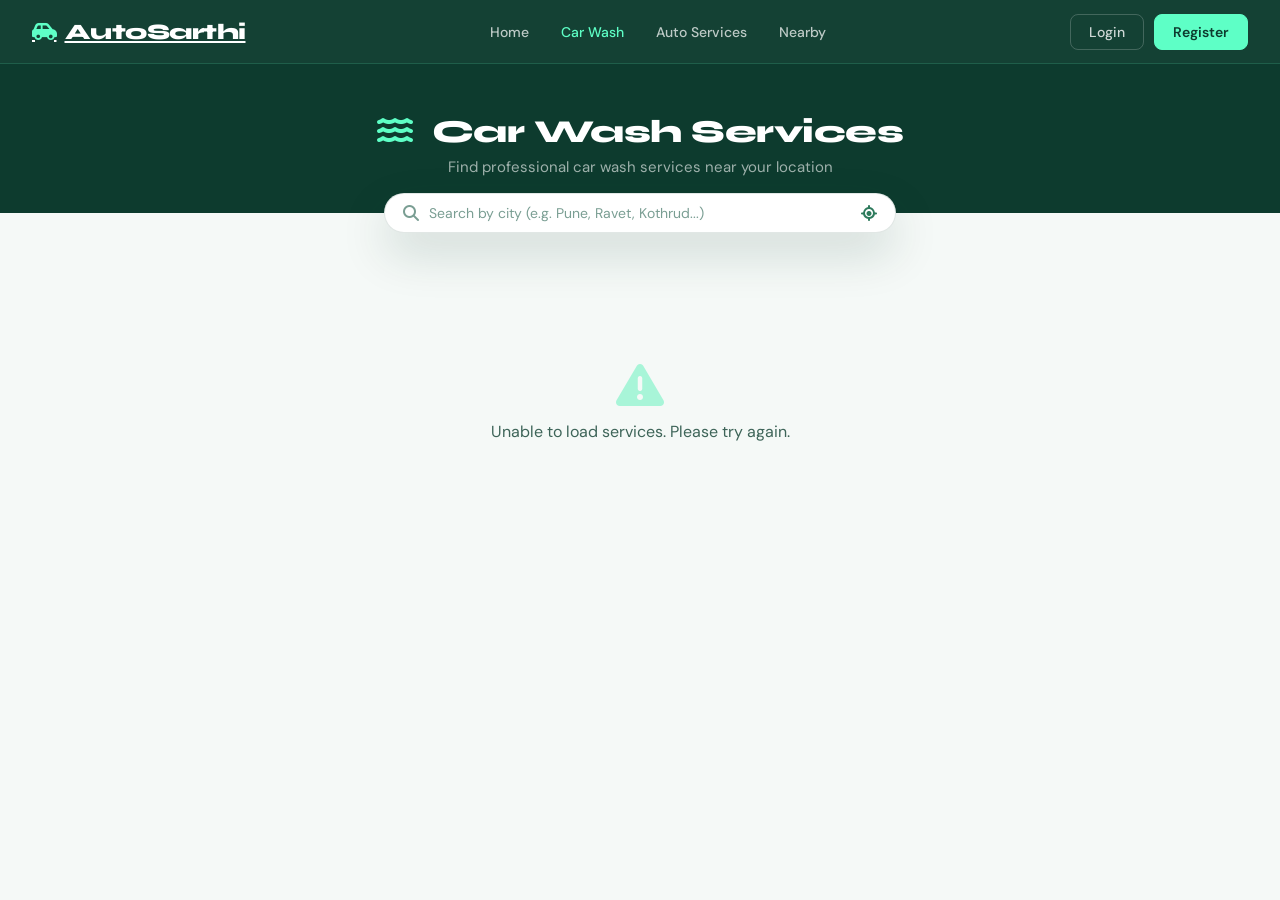
<file: car-wash.html>
<!DOCTYPE html>
<html lang="en">
<head>
  <meta charset="UTF-8">
  <title>Car Wash - AutoSarthi</title>
  <meta name="viewport" content="width=device-width, initial-scale=1.0">
  <link rel="stylesheet" href="autosarthi.css">
  <link rel="stylesheet" href="https://cdnjs.cloudflare.com/ajax/libs/font-awesome/6.5.0/css/all.min.css">
</head>
<body>

<nav class="navbar">
  <a href="home.html" class="logo"><i class="fa-solid fa-car-side"></i> AutoSarthi</a>
  <div class="nav-links">
    <a href="home.html">Home</a>
    <a href="car-wash.html" style="color:var(--mint)">Car Wash</a>
    <a href="auto-services.html">Auto Services</a>
    <a href="#">Nearby</a>
  </div>
  <div class="nav-right">
    <a href="login.html" class="nav-btn">Login</a>
    <a href="register.html" class="nav-btn register">Register</a>
  </div>
  <div class="menu-toggle" onclick="toggleSidebar()"><i class="fa-solid fa-bars"></i></div>
</nav>
<div class="sidebar" id="sidebar">
  <a href="home.html">Home</a>
  <a href="car-wash.html">Car Wash</a>
  <a href="auto-services.html">Auto Services</a>
  <a href="login.html">Login</a>
  <a href="register.html">Register</a>
</div>

<div class="page-header">
  <h1><i class="fa-solid fa-water"></i> Car Wash Services</h1>
  <p>Find professional car wash services near your location</p>
</div>

<div style="max-width:560px;margin:-20px auto 0;padding:0 1.5rem;">
  <div class="search-box">
    <i class="fa-solid fa-magnifying-glass"></i>
    <input type="text" id="searchInput" placeholder="Search by city (e.g. Pune, Ravet, Kothrud...)">
    <i class="fa-solid fa-location-crosshairs" style="color:var(--forest-light);cursor:pointer;" title="Use my location"></i>
  </div>
</div>

<div style="max-width:1200px;margin:16px auto 0;padding:0 1.5rem;display:flex;align-items:center;justify-content:space-between;">
  <div id="resultCount" style="font-size:13px;color:var(--text-muted);"></div>
</div>

<div id="serviceContainer" class="service-grid"></div>

<script>
let allServices = [];

function displayServices(data) {
  const container = document.getElementById("serviceContainer");
  const count = document.getElementById("resultCount");
  container.innerHTML = "";

  if (!Array.isArray(data) || data.length === 0) {
    container.innerHTML = `<div class="empty-state"><i class="fa-solid fa-droplet-slash"></i><p>No car wash services found in this area.</p></div>`;
    count.textContent = "";
    return;
  }

  count.textContent = `${data.length} service${data.length !== 1 ? 's' : ''} found`;

  data.forEach(service => {
    container.innerHTML += `
      <div class="service-card">
        <div class="service-card-header">
          <div class="garage-name"><i class="fa-solid fa-warehouse"></i>${service.garageName}</div>
          <span class="badge badge-wash"><i class="fa-solid fa-water"></i> Car Wash</span>
        </div>
        <div class="service-card-body">
          <div class="service-location"><i class="fa-solid fa-location-dot"></i>${service.city}</div>
          <div class="service-title">${service.serviceName}</div>
          <div class="service-desc">${service.description}</div>
          <div class="service-price">₹${service.price} <span>per wash</span></div>
        </div>
        <div class="service-card-footer">
          <a href="tel:${service.phone}" class="btn btn-primary" style="flex:1;justify-content:center;">
            <i class="fa-solid fa-phone"></i> Call
          </a>
          <a href="https://wa.me/${service.phone}" target="_blank" class="btn btn-whatsapp" style="flex:1;justify-content:center;">
            <i class="fa-brands fa-whatsapp"></i> WhatsApp
          </a>
        </div>
      </div>`;
  });
}

fetch("https://autosarathi-api.onrender.com/api/public/car-wash-services")
  .then(res => res.json())
  .then(data => { allServices = data; displayServices(allServices); })
  .catch(() => {
    document.getElementById("serviceContainer").innerHTML =
      `<div class="empty-state"><i class="fa-solid fa-triangle-exclamation"></i><p>Unable to load services. Please try again.</p></div>`;
  });

document.getElementById("searchInput").addEventListener("input", function() {
  const val = this.value.toLowerCase();
  displayServices(allServices.filter(s => s.city.toLowerCase().includes(val)));
});

function toggleSidebar() { document.getElementById("sidebar").classList.toggle("active"); }
</script>
</body>
</html>
</file>
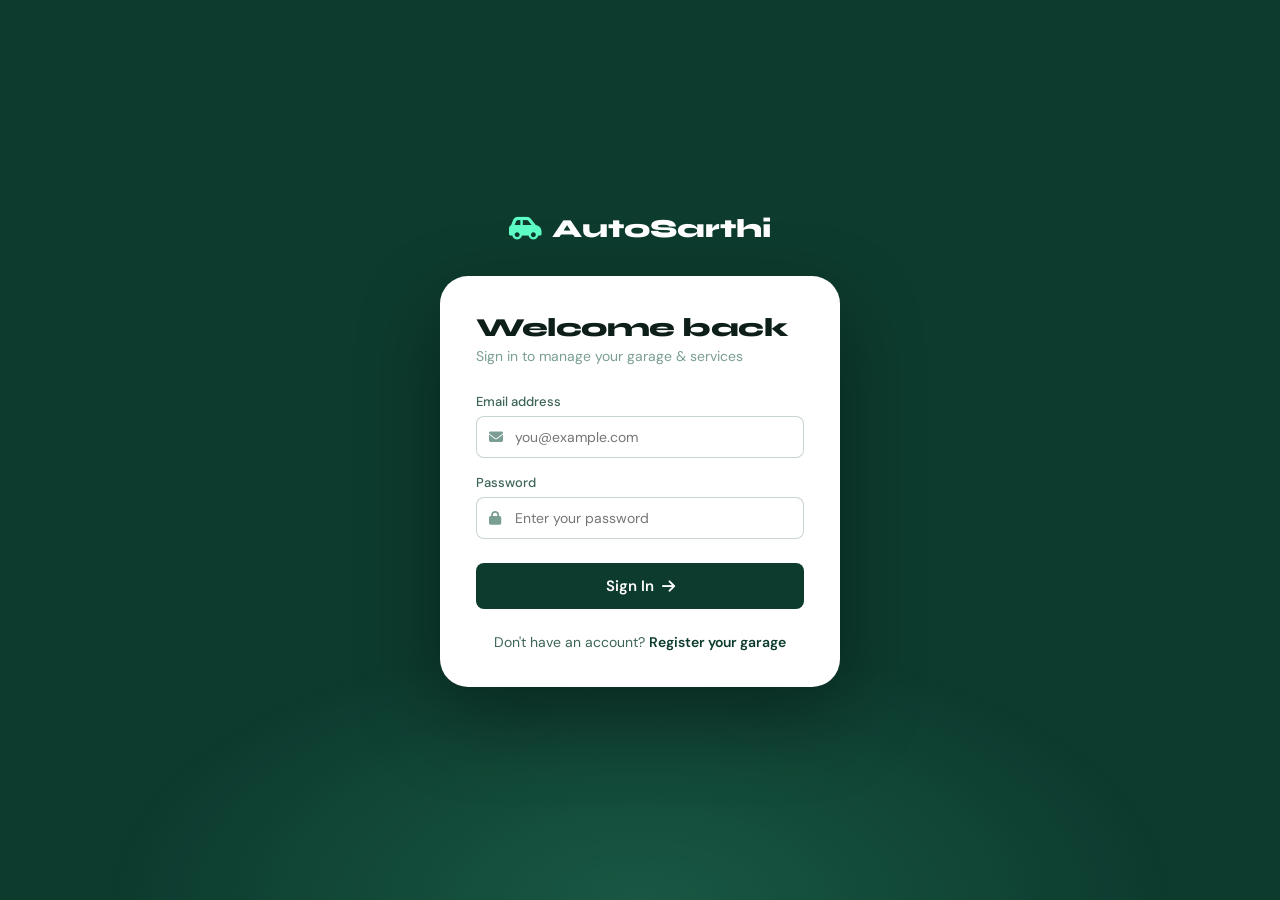
<file: login.html>
<!DOCTYPE html>
<html lang="en">
<head>
  <meta charset="UTF-8">
  <title>Login - AutoSarthi</title>
  <meta name="viewport" content="width=device-width, initial-scale=1.0">
  <link rel="stylesheet" href="autosarthi.css">
  <link rel="stylesheet" href="https://cdnjs.cloudflare.com/ajax/libs/font-awesome/6.5.0/css/all.min.css">
  <style>
    body { background: var(--forest); display: flex; flex-direction: column; align-items: center; justify-content: center; min-height: 100vh; padding: 24px; }
    body::before {
      content: '';
      position: fixed; inset: 0;
      background: radial-gradient(ellipse 70% 50% at 50% 100%, rgba(94,255,198,0.15) 0%, transparent 60%);
      pointer-events: none;
    }

    .auth-brand {
      font-family: var(--font-display); font-size: 26px; font-weight: 800;
      color: white; margin-bottom: 32px; display: flex; align-items: center; gap: 10px;
    }
    .auth-brand i { color: var(--mint); }

    .auth-card {
      width: 100%; max-width: 400px;
      background: white; border-radius: var(--radius-xl);
      padding: 36px; box-shadow: 0 32px 80px rgba(0,0,0,0.35);
      position: relative;
    }
    .auth-card-title {
      font-family: var(--font-display); font-size: 26px; font-weight: 800;
      color: var(--text-primary); margin-bottom: 4px; letter-spacing: -0.5px;
    }
    .auth-card-sub { font-size: 14px; color: var(--text-muted); margin-bottom: 28px; }

    .input-group { position: relative; }
    .input-group .input-icon {
      position: absolute; left: 13px; top: 50%; transform: translateY(-50%);
      color: var(--text-muted); font-size: 14px; pointer-events: none;
    }
    .input-group .form-control { padding-left: 38px; }

    .form-footer { display: flex; align-items: center; justify-content: space-between; margin-top: 20px; }
    .form-footer a { font-size: 13px; color: var(--forest-light); text-decoration: none; font-weight: 500; }
    .form-footer a:hover { text-decoration: underline; }
    .auth-alt { text-align: center; margin-top: 24px; font-size: 14px; color: var(--text-secondary); }
    .auth-alt a { color: var(--forest); font-weight: 600; text-decoration: none; }
    .auth-alt a:hover { text-decoration: underline; }

    .divider-line { display: flex; align-items: center; gap: 12px; margin: 24px 0; }
    .divider-line span { font-size: 12px; color: var(--text-muted); white-space: nowrap; }
    .divider-line::before, .divider-line::after { content: ''; flex: 1; height: 1px; background: var(--border); }
  </style>
</head>
<body>

<div class="auth-brand"><i class="fa-solid fa-car-side"></i> AutoSarthi</div>

<div class="auth-card">
  <div class="auth-card-title">Welcome back</div>
  <div class="auth-card-sub">Sign in to manage your garage & services</div>

  <form id="loginForm">
    <div class="form-group">
      <label>Email address</label>
      <div class="input-group">
        <i class="fa-solid fa-envelope input-icon"></i>
        <input type="email" id="email" class="form-control" placeholder="you@example.com" required>
      </div>
    </div>
    <div class="form-group">
      <label>Password</label>
      <div class="input-group">
        <i class="fa-solid fa-lock input-icon"></i>
        <input type="password" id="password" class="form-control" placeholder="Enter your password" required>
      </div>
    </div>

    <div id="message"></div>

    <button type="submit" class="btn btn-primary btn-full" style="margin-top:8px;">
      Sign In <i class="fa-solid fa-arrow-right"></i>
    </button>
  </form>

  <div class="auth-alt">
    Don't have an account? <a href="register.html">Register your garage</a>
  </div>
</div>

<script>
document.getElementById("loginForm").addEventListener("submit", function(e) {
  e.preventDefault();
  const btn = this.querySelector('button[type="submit"]');
  btn.innerHTML = '<i class="fa-solid fa-spinner fa-spin"></i> Signing in...';
  btn.disabled = true;

  const loginData = {
    email: document.getElementById("email").value,
    password: document.getElementById("password").value
  };

  fetch("https://autosarathi-api.onrender.com/api/mechanics/login", {
    method: "POST",
    headers: { "Content-Type": "application/json" },
    body: JSON.stringify(loginData)
  })
  .then(response => {
    if (!response.ok) throw new Error("Invalid credentials");
    return response.text();
  })
  .then(token => {
    localStorage.setItem("token", token);
    window.location.href = "home.html";
  })
  .catch(() => {
    document.getElementById("message").innerHTML = `<div class="alert alert-error"><i class="fa-solid fa-circle-exclamation"></i> Invalid email or password.</div>`;
    btn.innerHTML = 'Sign In <i class="fa-solid fa-arrow-right"></i>';
    btn.disabled = false;
  });
});
</script>
</body>
</html>
</file>
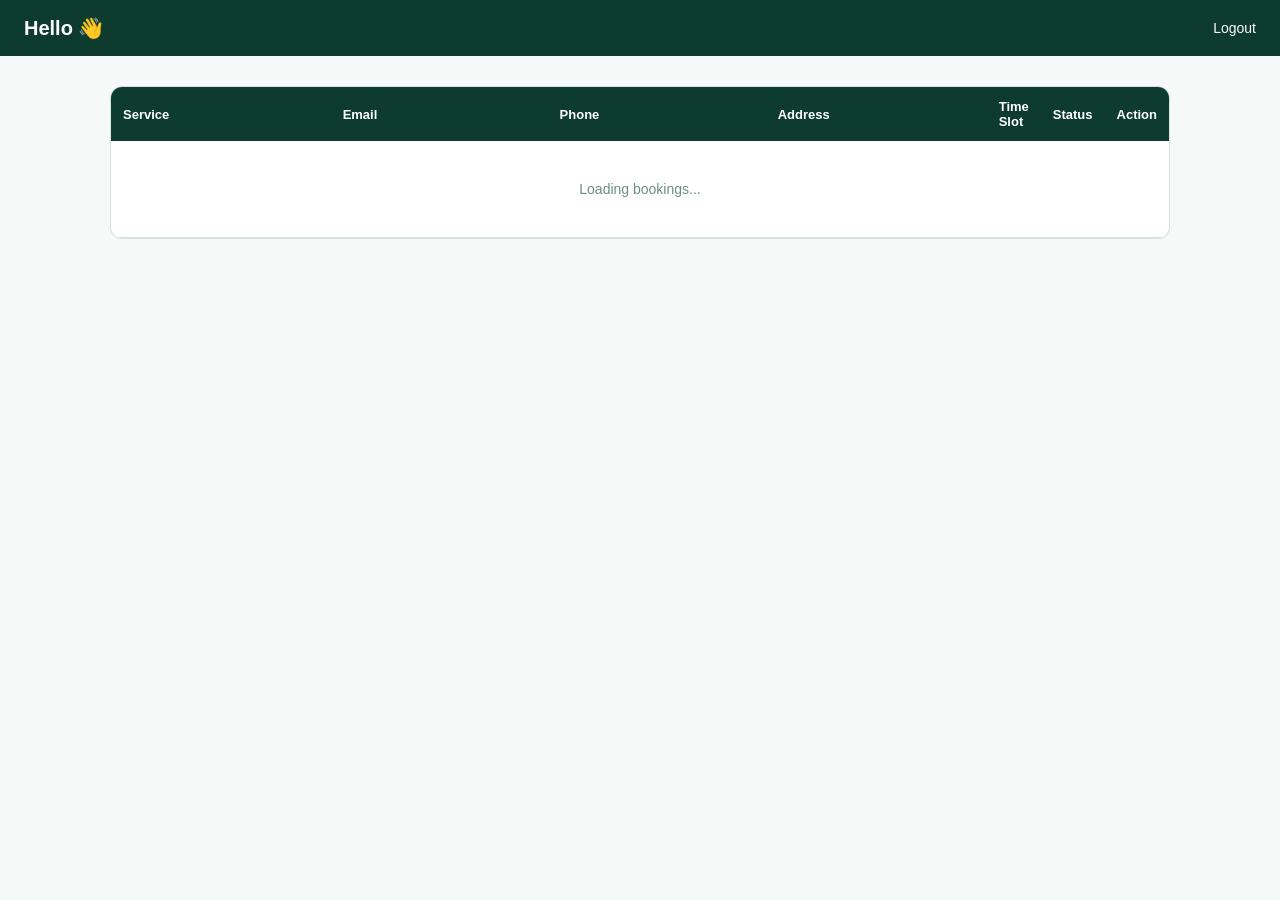
<file: mechanic-admin-panel.html>
<!DOCTYPE html>
<html lang="en">
<head>
<meta charset="UTF-8">
<title>AutoSarthi - Bookings Dashboard</title>
<meta name="viewport" content="width=device-width, initial-scale=1.0">

<style>
:root {
  --forest: #0d3b2e;
  --forest-light: #2d7a5c;
  --mint: #5effc6;
  --surface: #f5f9f7;
  --border: rgba(13,59,46,0.15);
  --text: #0d1f18;
  --muted: #6b8f86;
}

/* RESET */
* { margin:0; padding:0; box-sizing:border-box; }

body {
  font-family: 'DM Sans', sans-serif;
  background: var(--surface);
  color: var(--text);
}

/* HEADER */
.header {
  background: var(--forest);
  color: white;
  padding: 16px 24px;
  display:flex;
  justify-content:space-between;
  align-items:center;
}

.header h1 {
  font-size: 20px;
}

.logout {
  cursor:pointer;
  font-size:14px;
}

/* CONTAINER */
.container {
  max-width: 1100px;
  margin: 30px auto;
  padding: 0 20px;
}

/* CARD */
.card {
  background: white;
  border-radius: 12px;
  border:1px solid var(--border);
  overflow:hidden;
}

/* TABLE */
table {
  width:100%;
  border-collapse: collapse;
}

thead{
  width:100%;
}

th {
  background: var(--forest);
  color:white;
  font-size:13px;
  padding:12px;  
  text-align:left;
  width:25%;
}

td {
  padding:12px;
  border-bottom:1px solid var(--border);
  font-size:14px;
}

/* STATUS BADGE */
.badge {
  padding:5px 10px;
  border-radius:20px;
  font-size:12px;
  font-weight:600;
}

.PENDING { background:#fff4cc; color:#b78100; }
.VIEWED { background:#dff3ff; color:#0077b6; }
.CONFIRMED { background:#d1fae5; color:#047857; }

/* BUTTON */
.btn {
  background: var(--mint);
  color: var(--forest);
  border:none;
  padding:6px 12px;
  border-radius:6px;
  font-size:13px;
  cursor:pointer;
  font-weight:600;
}

.btn:hover {
  opacity:0.9;
}

/* EMPTY */
.empty {
  text-align:center;
  padding:40px;
  color:var(--muted);
}
</style>
</head>

<body>

<div class="header">
  <h1 id="welcomeText">🚗 AutoSarthi Dashboard</h1>
  <div class="logout" onclick="logout()">Logout</div>
</div>

<div class="container">
  <div class="card">
    <table>
      <thead>
        <tr>
          <th>Service</th>
          <th>Email</th>
          <th>Phone</th>
          <th>Address</th>
          <th>Time Slot</th>
          <th>Status</th>
          <th>Action</th>
        </tr>
      </thead>

      <tbody id="bookingTable">
        <tr>
          <td colspan="7" class="empty">Loading bookings...</td>
        </tr>
      </tbody>

    </table>
  </div>
</div>

<script>
const API = "https://autosarathi-api.onrender.com/api";
const token = localStorage.getItem("token");

/* LOAD BOOKINGS */
function loadBookings() {
  fetch(`${API}/bookings/mechanic`, {
    headers: {
      "Authorization": "Bearer " + token
    }
  })
  .then(res => res.json())
  .then(data => {
    const table = document.getElementById("bookingTable");

    if (!data || data.length === 0) {
      table.innerHTML = `<tr><td colspan="7" class="empty">No bookings yet</td></tr>`;
      return;
    }

    table.innerHTML = "";

    data.forEach(b => {
      table.innerHTML += `
        <tr>
          <td>${b.service?.serviceName || "-"}</td>
          <td>${b.customerName}</td>
          <td>${b.customerEmail}</td>
          <td>${b.customerPhone}</td>
          <td>${b.address}</td>
          <td>${b.timeSlot}</td>

          <td>
            <span class="badge ${b.status}">
              ${b.status}
            </span>
          </td>

          <td>
            ${b.status !== "CONFIRMED"
              ? `<button class="btn" onclick="confirmBooking(${b.id})">Confirm</button>`
              : `✔`}
          </td>
        </tr>
      `;
    });
  });
}

/* CONFIRM BOOKING */
function confirmBooking(id) {
  fetch(`${API}/bookings/${id}?status=CONFIRMED`, {
    method: "PUT"
  })
  .then(() => loadBookings());
}

/* LOGOUT */
function logout() {
  localStorage.removeItem("token");
  window.location.href = "login.html";
}

/* INIT */
loadBookings();
setInterval(loadBookings, 3000);

function loadProfile() {
  fetch(`${API}/mechanics/profile`, {
    headers: {
      "Authorization": "Bearer " + token
    }
  })
  .then(res => res.json())
  .then(data => {
    // You can choose what to show:
    // ownerName OR garageName

    const name = data.ownerName || data.garageName || "Mechanic";

    document.getElementById("welcomeText").innerText =
      `Hello, ${name} 👋`;
  })
  .catch(() => {
    document.getElementById("welcomeText").innerText =
      "Hello 👋";
  });
}

loadProfile();
</script>

</body>
</html>
</file>
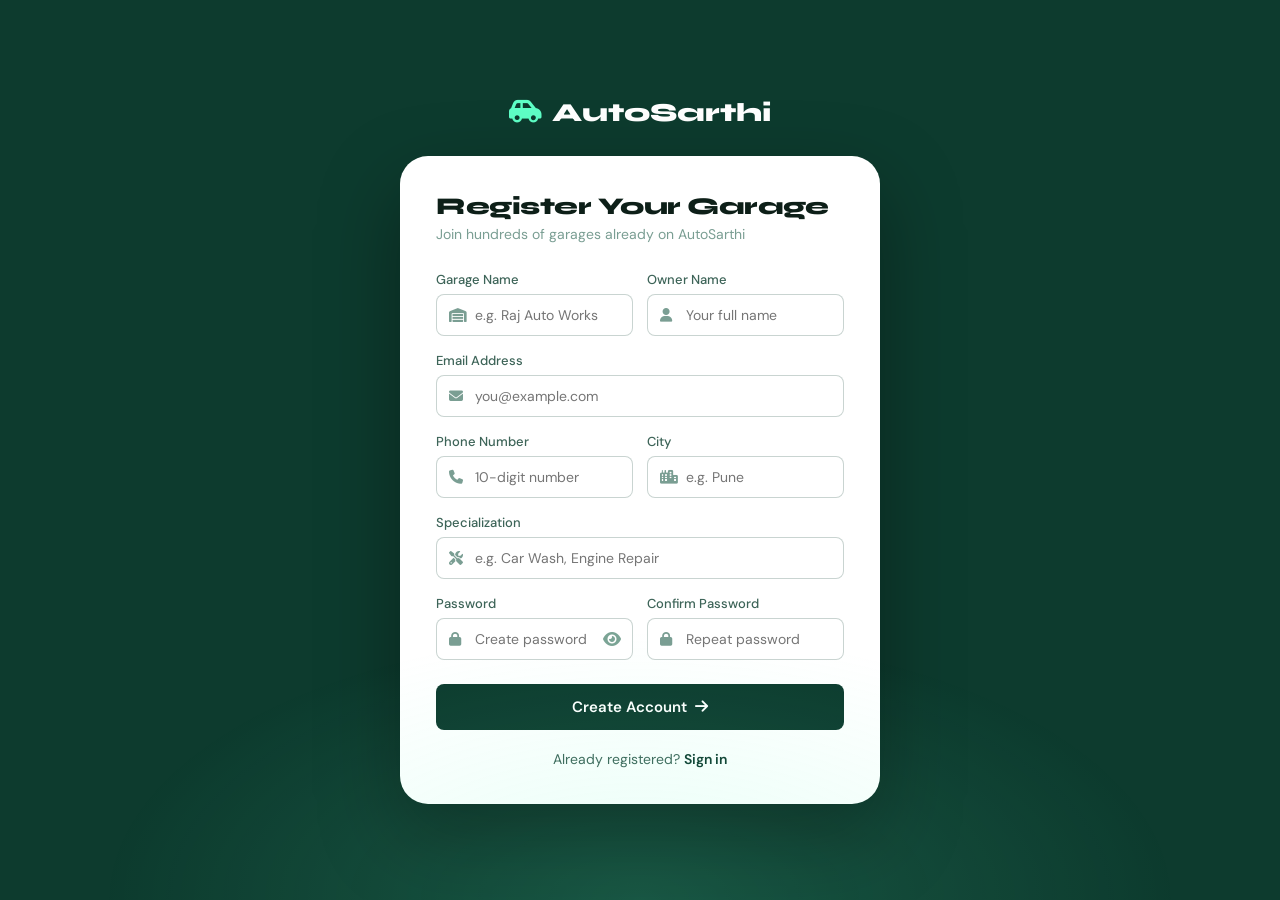
<file: register.html>
<!DOCTYPE html>
<html lang="en">
<head>
  <meta charset="UTF-8">
  <title>Register - AutoSarthi</title>
  <meta name="viewport" content="width=device-width, initial-scale=1.0">
  <link rel="stylesheet" href="autosarthi.css">
  <link rel="stylesheet" href="https://cdnjs.cloudflare.com/ajax/libs/font-awesome/6.5.0/css/all.min.css">
  <style>
    body { background: var(--forest); display: flex; flex-direction: column; align-items: center; justify-content: center; min-height: 100vh; padding: 32px 24px; }
    body::before {
      content: ''; position: fixed; inset: 0;
      background: radial-gradient(ellipse 70% 50% at 50% 100%, rgba(94,255,198,0.15) 0%, transparent 60%);
      pointer-events: none;
    }
    .auth-brand {
      font-family: var(--font-display); font-size: 26px; font-weight: 800;
      color: white; margin-bottom: 28px; display: flex; align-items: center; gap: 10px;
    }
    .auth-brand i { color: var(--mint); }
    .auth-card {
      width: 100%; max-width: 480px;
      background: white; border-radius: var(--radius-xl);
      padding: 36px; box-shadow: 0 32px 80px rgba(0,0,0,0.35);
    }
    .auth-card-title { font-family: var(--font-display); font-size: 24px; font-weight: 800; color: var(--text-primary); margin-bottom: 4px; letter-spacing: -0.5px; }
    .auth-card-sub { font-size: 14px; color: var(--text-muted); margin-bottom: 28px; }

    .form-row { display: grid; grid-template-columns: 1fr 1fr; gap: 14px; }
    .input-group { position: relative; }
    .input-group .input-icon { position: absolute; left: 13px; top: 50%; transform: translateY(-50%); color: var(--text-muted); font-size: 14px; pointer-events: none; }
    .input-group .form-control { padding-left: 38px; }

    .auth-alt { text-align: center; margin-top: 20px; font-size: 14px; color: var(--text-secondary); }
    .auth-alt a { color: var(--forest); font-weight: 600; text-decoration: none; }
    .auth-alt a:hover { text-decoration: underline; }

    @media(max-width: 480px) { .form-row { grid-template-columns: 1fr; } }
  </style>
</head>
<body>

<div class="auth-brand"><i class="fa-solid fa-car-side"></i> AutoSarthi</div>

<div class="auth-card">
  <div class="auth-card-title">Register Your Garage</div>
  <div class="auth-card-sub">Join hundreds of garages already on AutoSarthi</div>

  <form id="registrationForm">
    <div class="form-row">
      <div class="form-group">
        <label>Garage Name</label>
        <div class="input-group">
          <i class="fa-solid fa-warehouse input-icon"></i>
          <input type="text" id="garageName" class="form-control" placeholder="e.g. Raj Auto Works" required>
        </div>
      </div>
      <div class="form-group">
        <label>Owner Name</label>
        <div class="input-group">
          <i class="fa-solid fa-user input-icon"></i>
          <input type="text" id="ownerName" class="form-control" placeholder="Your full name" required>
        </div>
      </div>
    </div>

    <div class="form-group">
      <label>Email Address</label>
      <div class="input-group">
        <i class="fa-solid fa-envelope input-icon"></i>
        <input type="email" id="email" class="form-control" placeholder="you@example.com" required>
      </div>
    </div>

    <div class="form-row">
      <div class="form-group">
        <label>Phone Number</label>
        <div class="input-group">
          <i class="fa-solid fa-phone input-icon"></i>
          <input type="text" id="phone" class="form-control" placeholder="10-digit number" required>
        </div>
      </div>
      <div class="form-group">
        <label>City</label>
        <div class="input-group">
          <i class="fa-solid fa-city input-icon"></i>
          <input type="text" id="city" class="form-control" placeholder="e.g. Pune" required>
        </div>
      </div>
    </div>

    <div class="form-group">
      <label>Specialization</label>
      <div class="input-group">
        <i class="fa-solid fa-screwdriver-wrench input-icon"></i>
        <input type="text" id="specialization" class="form-control" placeholder="e.g. Car Wash, Engine Repair" required>
      </div>
    </div>

    <div class="form-row">
      <div class="form-group">
        <label>Password</label>
        <div class="input-group">
          <i class="fa-solid fa-lock input-icon"></i>
          <input type="password" id="password" class="form-control" placeholder="Create password" required>
              <i class="fa-solid fa-eye" id="eyeIcon" onclick="togglePassword()"  style=" color: #1f654a96; position: absolute; right:12px; top:50%; transform:translateY(-50%); cursor:pointer;"></i>
        </div>
      </div>
      <div class="form-group">
        <label>Confirm Password</label>
        <div class="input-group">
          <i class="fa-solid fa-lock input-icon"></i>
          <input type="password" id="confirmPassword" class="form-control" placeholder="Repeat password" required>
        </div>
      </div>
    </div>

    <div id="message"></div>

    <button type="submit" class="btn btn-primary btn-full" style="margin-top:8px;">
      Create Account <i class="fa-solid fa-arrow-right"></i>
    </button>
  </form>

  <div class="auth-alt">Already registered? <a href="login.html">Sign in</a></div>
</div>

<script>
document.getElementById("registrationForm").addEventListener("submit", function(e) {
  e.preventDefault();
  const msg = document.getElementById("message");
  const btn = this.querySelector('button[type="submit"]');

  if (document.getElementById("password").value !== document.getElementById("confirmPassword").value) {
    msg.innerHTML = `<div class="alert alert-error"><i class="fa-solid fa-circle-exclamation"></i> Passwords do not match.</div>`;
    return;
  }

  btn.innerHTML = '<i class="fa-solid fa-spinner fa-spin"></i> Creating account...';
  btn.disabled = true;

  const mechanicData = {
    garageName: document.getElementById("garageName").value,
    ownerName: document.getElementById("ownerName").value,
    email: document.getElementById("email").value,
    phone: document.getElementById("phone").value,
    city: document.getElementById("city").value,
    specialization: document.getElementById("specialization").value,
    password: document.getElementById("password").value
  };

  fetch("https://autosarathi-api.onrender.com/api/mechanics/register", {
    method: "POST",
    headers: { "Content-Type": "application/json" },
    body: JSON.stringify(mechanicData)
  })
  .then(response => {
    if (!response.ok) return response.text().then(t => { throw new Error(t); });
    return response.json();
  })
  .then(() => {
    msg.innerHTML = `<div class="alert alert-success"><i class="fa-solid fa-circle-check"></i> Registration successful! <a href="login.html">Sign in now</a>.</div>`;
    btn.innerHTML = 'Create Account <i class="fa-solid fa-arrow-right"></i>';
    btn.disabled = false;
  })
  .catch(error => {
    msg.innerHTML = `<div class="alert alert-error"><i class="fa-solid fa-circle-exclamation"></i> ${error.message}</div>`;
    btn.innerHTML = 'Create Account <i class="fa-solid fa-arrow-right"></i>';
    btn.disabled = false;
  });
});

function togglePassword() {
  const input = document.getElementById("password");

  if (input.type === "password") {
    input.type = "text";
  } else {
    input.type = "password";
  }
}

</script>
</body>
</html>
</file>
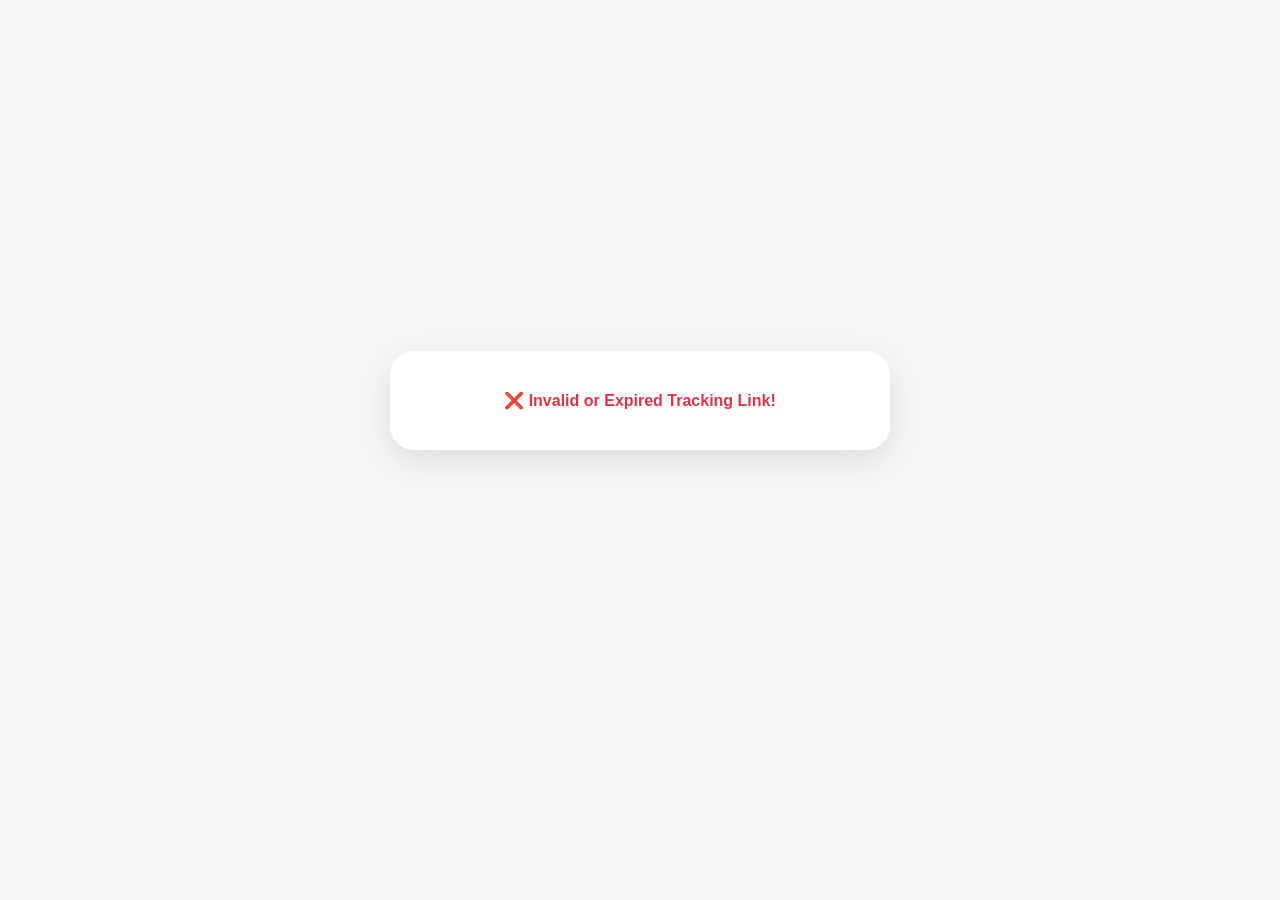
<file: track.html>
<!DOCTYPE html>
<html lang="en">
<head>
    <meta charset="UTF-8">
    <meta name="viewport" content="width=device-width, initial-scale=1.0">
    <title>AutoSarthi - Track Your Booking</title>
    <style>
        body {
            font-family: 'Segoe UI', Tahoma, Geneva, Verdana, sans-serif;
            background-color: #f4f7f6;
            margin: 0;
            padding: 40px 20px;
            display: flex;
            justify-content: center;
            align-items: center;
            min-height: 80vh;
        }
        .tracking-modal {
            background: white;
            border-radius: 24px;
            box-shadow: 0 10px 30px rgba(0,0,0,0.1);
            width: 100%;
            max-width: 500px;
            overflow: hidden;
            text-align: center;
        }
        .modal-header {
            background-color: #0d3c30;
            padding: 40px 20px;
            color: white;
        }
        .icon-container {
            width: 70px;
            height: 70px;
            background: rgba(255, 255, 255, 0.1);
            border: 2px solid #22c55e;
            border-radius: 50%;
            display: flex;
            align-items: center;
            justify-content: center;
            margin: 0 auto 20px auto;
        }
        .icon-container svg {
            width: 35px;
            height: 35px;
            fill: #22c55e;
        }
        .modal-header h2 {
            margin: 0;
            font-size: 26px;
            font-weight: 700;
        }
        .modal-body {
            padding: 30px;
        }
        .status-message {
            font-size: 16px;
            color: #4b5563;
            margin-bottom: 20px;
        }
        .divider {
            height: 1px;
            background-color: #e5e7eb;
            margin: 20px 0;
        }
        .notice-banner {
            display: flex;
            align-items: center;
            justify-content: center;
            color: #15803d;
            background-color: #f0fdf4;
            padding: 12px;
            border-radius: 8px;
            font-size: 14px;
            margin-bottom: 25px;
        }
        .status-timeline {
            display: flex;
            justify-content: space-between;
            position: relative;
            margin: 30px 20px;
        }
        .status-timeline::before {
            content: '';
            position: absolute;
            top: 14px;
            left: 0;
            width: 100%;
            height: 4px;
            background: #e5e7eb;
            z-index: 1;
        }
        .progress-line {
            position: absolute;
            top: 14px;
            left: 0;
            height: 4px;
            background: #10b981;
            z-index: 1;
            width: 0%;
            transition: width 0.4s ease;
        }
        .step {
            z-index: 2;
            position: relative;
            background: white;
            padding: 0 10px;
        }
        .circle {
            width: 32px;
            height: 32px;
            background: #e5e7eb;
            border-radius: 50%;
            display: flex;
            align-items: center;
            justify-content: center;
            margin: 0 auto 8px auto;
            font-weight: bold;
            color: #9ca3af;
            font-size: 14px;
        }
        .step-label {
            font-size: 13px;
            color: #9ca3af;
            font-weight: 600;
        }
        .step.active .circle {
            background: #0d3c30;
            color: white;
            box-shadow: 0 0 0 4px rgba(13, 60, 48, 0.2);
        }
        .step.active .step-label {
            color: #0d3c30;
        }
        .step.completed .circle {
            background: #10b981;
            color: white;
        }
        .step.completed .step-label {
            color: #10b981;
        }
        .done-btn {
            background-color: #0d3c30;
            color: white;
            border: none;
            width: 100%;
            padding: 14px;
            border-radius: 12px;
            font-size: 16px;
            font-weight: 600;
            cursor: pointer;
        }
        .error-message {
            color: #dc3545;
            padding: 40px 20px;
            font-weight: bold;
            display: none;
        }
        .loading {
            padding: 40px 20px;
            color: #666;
        }
    </style>
</head>
<body>

<div class="tracking-modal">
    <div id="loading" class="loading">Loading live tracking dashboard...</div>
    <div id="error" class="error-message">❌ Invalid or Expired Tracking Link!</div>

    <div id="main-content" style="display: none;">
        <div class="modal-header">
            <div class="icon-container">
                <svg viewBox="0 0 24 24"><path d="M20 4H4c-1.1 0-1.99.9-1.99 2L2 18c0 1.1.9 2 2 2h16c1.1 0 2-.9 2-2V6c0-1.1-.9-2-2-2zm0 4l-8 5-8-5V6l8 5 8-5v2z"/></svg>
            </div>
            <h2>Live Booking Status</h2>
        </div>

        <div class="modal-body">
            <p class="status-message">Your vehicle service tracking details</p>
            
            <div style="text-align: left; background: #fafafa; padding: 20px; border-radius: 12px; margin: 20px 0; border-left: 5px solid #0d3c30;">
                <div style="margin-bottom: 12px; font-size: 16px; color: #333;"><strong style="color: #0d3c30;">Name : </strong><span id="cust-name">...</span></div>
                <div style="margin-bottom: 12px; font-size: 16px; color: #333;"><strong style="color: #0d3c30;">Booked Service : </strong><span id="service-name">...</span></div>
                <div style="margin-bottom: 12px; font-size: 16px; color: #333;"><strong style="color: #0d3c30;">Garage Name : </strong><span id="garage-name">...</span></div>
                <div style="margin-bottom: 0px; font-size: 16px; color: #333;"><strong style="color: #0d3c30;">Mechanic Name : </strong><span id="mechanic-name">...</span></div>
            </div>

            <div class="divider"></div>

            <div class="status-timeline">
                <div class="progress-line" id="progress-bar"></div>
                <div class="step" id="step-pending">
                    <div class="circle">✓</div>
                    <div class="step-label">Pending</div>
                </div>
                <div class="step" id="step-confirmed">
                    <div class="circle">✓</div>
                    <div class="step-label">Confirmed</div>
                </div>
            </div>

            <div class="notice-banner" id="status-notice">
                ℹ️ The mechanic will review and confirm your booking shortly.
            </div>

            <button class="done-btn" onclick="window.close()">
                ✓ Done
            </button>
        </div>
    </div>
</div>

<script>
    document.addEventListener("DOMContentLoaded", () => {
        const urlParams = new URLSearchParams(window.location.search);
        const token = urlParams.get('token');

        if (!token) {
            showError();
            return;
        }

        fetch(`https://autosarathi-api.onrender.com/api/bookings/track/${token}`)
            .then(response => {
                if (!response.ok) throw new Error("Not found");
                return response.json();
            })
            .then(booking => {
                document.getElementById("loading").style.display = "none";
                document.getElementById("main-content").style.display = "block";

                // Direct mapping from the flat json response properties
                document.getElementById("cust-name").innerText = booking.customerName || "Guest Customer";
                document.getElementById("service-name").innerText = booking.serviceName || "Not Assigned";
                document.getElementById("garage-name").innerText = booking.garageName || "Not Assigned";
                document.getElementById("mechanic-name").innerText = booking.mechanicName || "Not Assigned";

                updateStatusUI(booking.status);
            })
            .catch(err => {
                showError();
            });

        function updateStatusUI(status) {
            const stepPending = document.getElementById("step-pending");
            const stepConfirmed = document.getElementById("step-confirmed");
            const progressBar = document.getElementById("progress-bar");
            const noticeBanner = document.getElementById("status-notice");

            if (status === "PENDING") {
                stepPending.classList.add("active");
                progressBar.style.width = "0%";
            } else if (status === "CONFIRMED" || status === "CONFIRM") {
                stepPending.classList.add("completed");
                stepConfirmed.classList.add("active");
                progressBar.style.width = "100%";
                noticeBanner.innerHTML = "🎉 Your booking is confirmed! The mechanic is preparing for your service.";
            }
        }

        function showError() {
            document.getElementById("loading").style.display = "none";
            document.getElementById("error").style.display = "block";
        }
    });
</script>
</body>
</html>
</file>
<file: autosarthi.css>
@import url('https://fonts.googleapis.com/css2?family=DM+Sans:wght@300;400;500;600&family=Syne:wght@600;700;800&display=swap');

:root {
  --forest: #0d3b2e;
  --forest-mid: #1a5c45;
  --forest-light: #2d7a5c;
  --mint: #5effc6;
  --mint-soft: #a8f5d8;
  --mint-dim: rgba(94,255,198,0.12);
  --white: #ffffff;
  --surface: #f5f9f7;
  --surface-2: #eaf3ef;
  --border: rgba(13,59,46,0.12);
  --border-strong: rgba(13,59,46,0.22);
  --text-primary: #0d1f18;
  --text-secondary: #3d6458;
  --text-muted: #7a9e93;
  --danger: #e53e3e;
  --whatsapp: #25D366;
  --radius-sm: 8px;
  --radius-md: 12px;
  --radius-lg: 18px;
  --radius-xl: 28px;
  --shadow-sm: 0 2px 8px rgba(13,59,46,0.08);
  --shadow-md: 0 8px 24px rgba(13,59,46,0.12);
  --shadow-lg: 0 20px 48px rgba(13,59,46,0.16);
  --font-display: 'Syne', sans-serif;
  --font-body: 'DM Sans', sans-serif;
  --transition: 0.22s cubic-bezier(0.4,0,0.2,1);
}

*, *::before, *::after { box-sizing: border-box; margin: 0; padding: 0; }

body {
  font-family: var(--font-body);
  color: var(--text-primary);
  background: var(--surface);
  min-height: 100vh;
  -webkit-font-smoothing: antialiased;
}

/* NAVBAR */
.navbar {
  position: sticky; top: 0; z-index: 100;
  background: rgba(13,59,46,0.97);
  backdrop-filter: blur(12px);
  border-bottom: 1px solid rgba(94,255,198,0.15);
  display: flex; align-items: center; justify-content: space-between;
  padding: 0 2rem;
  height: 64px;
}
.logo {
  font-family: var(--font-display);
  font-size: 22px; font-weight: 800;
  color: var(--white);
  letter-spacing: -0.5px;
  display: flex; align-items: center; gap: 8px;
}
.logo i { color: var(--mint); font-size: 20px; }
.nav-links { display: flex; align-items: center; gap: 4px; }
.nav-links a {
  color: rgba(255,255,255,0.72);
  text-decoration: none;
  font-size: 14px; font-weight: 500;
  padding: 6px 14px;
  border-radius: var(--radius-sm);
  transition: var(--transition);
}
.nav-links a:hover { color: var(--white); background: rgba(255,255,255,0.08); }
.nav-right { display: flex; align-items: center; gap: 10px; }
.nav-btn {
  text-decoration: none;
  font-size: 14px; font-weight: 500;
  padding: 8px 18px;
  border-radius: var(--radius-sm);
  transition: var(--transition);
}
.nav-btn { color: rgba(255,255,255,0.8); border: 1px solid rgba(255,255,255,0.2); }
.nav-btn:hover { background: rgba(255,255,255,0.1); color: white; }
.nav-btn.register {
  background: var(--mint); color: var(--forest);
  border-color: var(--mint); font-weight: 600;
}
.nav-btn.register:hover { background: #4ee8b2; }

/* PROFILE DROPDOWN */
.profile-container { position: relative; }
.profile-icon {
  font-size: 30px; color: var(--mint);
  cursor: pointer; transition: var(--transition);
}
.profile-icon:hover { color: var(--mint-soft); }
.profile-menu {
  display: none; position: absolute; right: 0; top: calc(100% + 10px);
  background: var(--white); border-radius: var(--radius-md);
  box-shadow: var(--shadow-lg); border: 1px solid var(--border);
  min-width: 180px; overflow: hidden;
}
.profile-menu.show { display: block; }
.profile-menu a {
  display: block; padding: 11px 16px;
  font-size: 14px; color: var(--text-primary);
  text-decoration: none; transition: background var(--transition);
  border-bottom: 1px solid var(--border);
}
.profile-menu a:last-child { border-bottom: none; }
.profile-menu a:first-child { font-weight: 600; color: var(--forest); background: var(--surface); }
.profile-menu a:hover { background: var(--surface-2); }

/* HAMBURGER */
.menu-toggle {
  display: none; font-size: 22px; color: white; cursor: pointer;
  padding: 6px; border-radius: 6px;
}
.sidebar {
  display: none; position: fixed; top: 64px; right: 0; bottom: 0;
  width: 260px; background: var(--forest);
  padding: 20px; z-index: 99;
  transform: translateX(100%); transition: transform 0.3s ease;
  box-shadow: -4px 0 24px rgba(0,0,0,0.3);
}
.sidebar.active { transform: translateX(0); }
.sidebar a {
  display: block; color: rgba(255,255,255,0.8); text-decoration: none;
  font-size: 15px; font-weight: 500; padding: 12px 8px;
  border-bottom: 1px solid rgba(255,255,255,0.08);
  transition: color var(--transition);
}
.sidebar a:hover { color: var(--mint); }
.sidebar hr { border-color: rgba(255,255,255,0.15); margin: 8px 0; }

/* BUTTONS */
.btn {
  display: inline-flex; align-items: center; gap: 8px;
  font-family: var(--font-body); font-size: 14px; font-weight: 600;
  padding: 10px 20px; border-radius: var(--radius-sm);
  border: none; cursor: pointer; transition: var(--transition);
  text-decoration: none; white-space: nowrap;
}
.btn-primary { background: var(--forest); color: white; }
.btn-primary:hover { background: var(--forest-mid); transform: translateY(-1px); box-shadow: var(--shadow-md); }
.btn-secondary { background: var(--surface-2); color: var(--forest); border: 1px solid var(--border-strong); }
.btn-secondary:hover { background: var(--surface); }
.btn-mint { background: var(--mint); color: var(--forest); }
.btn-mint:hover { background: #4ee8b2; transform: translateY(-1px); }
.btn-danger { background: #fef2f2; color: var(--danger); border: 1px solid #fecaca; }
.btn-danger:hover { background: #fee2e2; }
.btn-whatsapp { background: var(--whatsapp); color: white; }
.btn-whatsapp:hover { background: #1da853; }
.btn-full { width: 100%; justify-content: center; padding: 13px; font-size: 15px; }

/* FORM ELEMENTS */
.form-group { margin-bottom: 16px; }
.form-group label { display: block; font-size: 13px; font-weight: 500; color: var(--text-secondary); margin-bottom: 6px; }
.form-control {
  width: 100%; padding: 11px 14px;
  font-family: var(--font-body); font-size: 14px;
  border: 1.5px solid var(--border-strong);
  border-radius: var(--radius-sm);
  background: white; color: var(--text-primary);
  transition: border-color var(--transition), box-shadow var(--transition);
  outline: none;
}
.form-control:focus { border-color: var(--forest-light); box-shadow: 0 0 0 3px rgba(45,122,92,0.12); }
.form-control:disabled { background: var(--surface); color: var(--text-muted); cursor: not-allowed; }
select.form-control { cursor: pointer; }

/* CARDS */
.card {
  background: white; border-radius: var(--radius-lg);
  border: 1px solid var(--border); box-shadow: var(--shadow-sm);
  transition: transform var(--transition), box-shadow var(--transition);
}
.card:hover { transform: translateY(-4px); box-shadow: var(--shadow-md); }

/* BADGE */
.badge {
  display: inline-flex; align-items: center; gap: 4px;
  font-size: 11px; font-weight: 600; padding: 3px 8px;
  border-radius: 100px;
}
.badge-forest { background: var(--mint-dim); color: var(--forest-mid); }
.badge-wash { background: #eff6ff; color: #1d4ed8; }
.badge-auto { background: #fff7ed; color: #c2410c; }

/* PAGE HEADER */
.page-header {
  background: var(--forest);
  padding: 48px 2rem 36px;
  text-align: center;
}
.page-header h1 {
  font-family: var(--font-display); font-size: 32px; font-weight: 800;
  color: white; letter-spacing: -0.5px;
}
.page-header h1 i { color: var(--mint); margin-right: 10px; }
.page-header p { color: rgba(255,255,255,0.6); font-size: 15px; margin-top: 6px; }

/* SEARCH BAR */
.search-wrap {
  max-width: 560px; margin: -20px auto 0;
  padding: 0 1rem;
}
.search-box {
  display: flex; align-items: center; gap: 10px;
  background: white; border-radius: var(--radius-xl);
  padding: 10px 18px; box-shadow: var(--shadow-lg);
  border: 1.5px solid var(--border);
}
.search-box i { color: var(--text-muted); font-size: 16px; }
.search-box input {
  flex: 1; border: none; outline: none;
  font-family: var(--font-body); font-size: 14px; color: var(--text-primary);
  background: transparent;
}
.search-box input::placeholder { color: var(--text-muted); }

/* SERVICE GRID */
.service-grid {
  display: grid; grid-template-columns: repeat(auto-fill, minmax(300px, 1fr));
  gap: 20px; max-width: 1200px; margin: 48px auto; padding: 0 1.5rem;
}

/* SERVICE CARD */
.service-card {
  background: white; border-radius: var(--radius-lg);
  border: 1px solid var(--border); overflow: hidden;
  transition: transform var(--transition), box-shadow var(--transition);
}
.service-card:hover { transform: translateY(-5px); box-shadow: var(--shadow-md); }
.service-card-header {
  background: var(--surface); padding: 16px 20px;
  border-bottom: 1px solid var(--border);
  display: flex; align-items: center; justify-content: space-between;
}
.garage-name {
  font-family: var(--font-display); font-size: 16px; font-weight: 700;
  color: var(--forest); display: flex; align-items: center; gap: 8px;
}
.garage-name i { color: var(--forest-light); }
.service-card-body { padding: 16px 20px; }
.service-title { font-size: 15px; font-weight: 600; color: var(--text-primary); margin-bottom: 4px; }
.service-location { font-size: 13px; color: var(--text-muted); margin-bottom: 8px; display: flex; align-items: center; gap: 4px; }
.service-desc { font-size: 13px; color: var(--text-secondary); line-height: 1.5; margin-bottom: 12px; }
.service-price { font-family: var(--font-display); font-size: 22px; font-weight: 700; color: var(--forest); }
.service-price span { font-size: 13px; font-weight: 400; font-family: var(--font-body); color: var(--text-muted); }
.service-card-footer { padding: 12px 20px; border-top: 1px solid var(--border); display: flex; gap: 8px; }

/* EMPTY STATE */
.empty-state { grid-column: 1/-1; text-align: center; padding: 64px 24px; }
.empty-state i { font-size: 48px; color: var(--mint-soft); margin-bottom: 12px; }
.empty-state p { color: var(--text-secondary); font-size: 16px; }

/* PAGE CONTENT */
.page-content { max-width: 700px; margin: 40px auto; padding: 0 1.5rem; }

/* ALERT */
.alert {
  padding: 12px 16px; border-radius: var(--radius-sm); font-size: 14px; font-weight: 500;
  margin: 12px 0;
}
.alert-success { background: #f0fdf4; color: #166534; border: 1px solid #bbf7d0; }
.alert-error { background: #fef2f2; color: #991b1b; border: 1px solid #fecaca; }

/* DIVIDER */
.divider { border: none; border-top: 1px solid var(--border); margin: 24px 0; }

@media (max-width: 768px) {
  .navbar { padding: 0 1rem; }
  .nav-links, .nav-right { display: none; }
  .menu-toggle { display: block; }
  .sidebar { display: block; }
  .service-grid { grid-template-columns: 1fr; }
  .page-content { padding: 0 1rem; }
}
</file>
